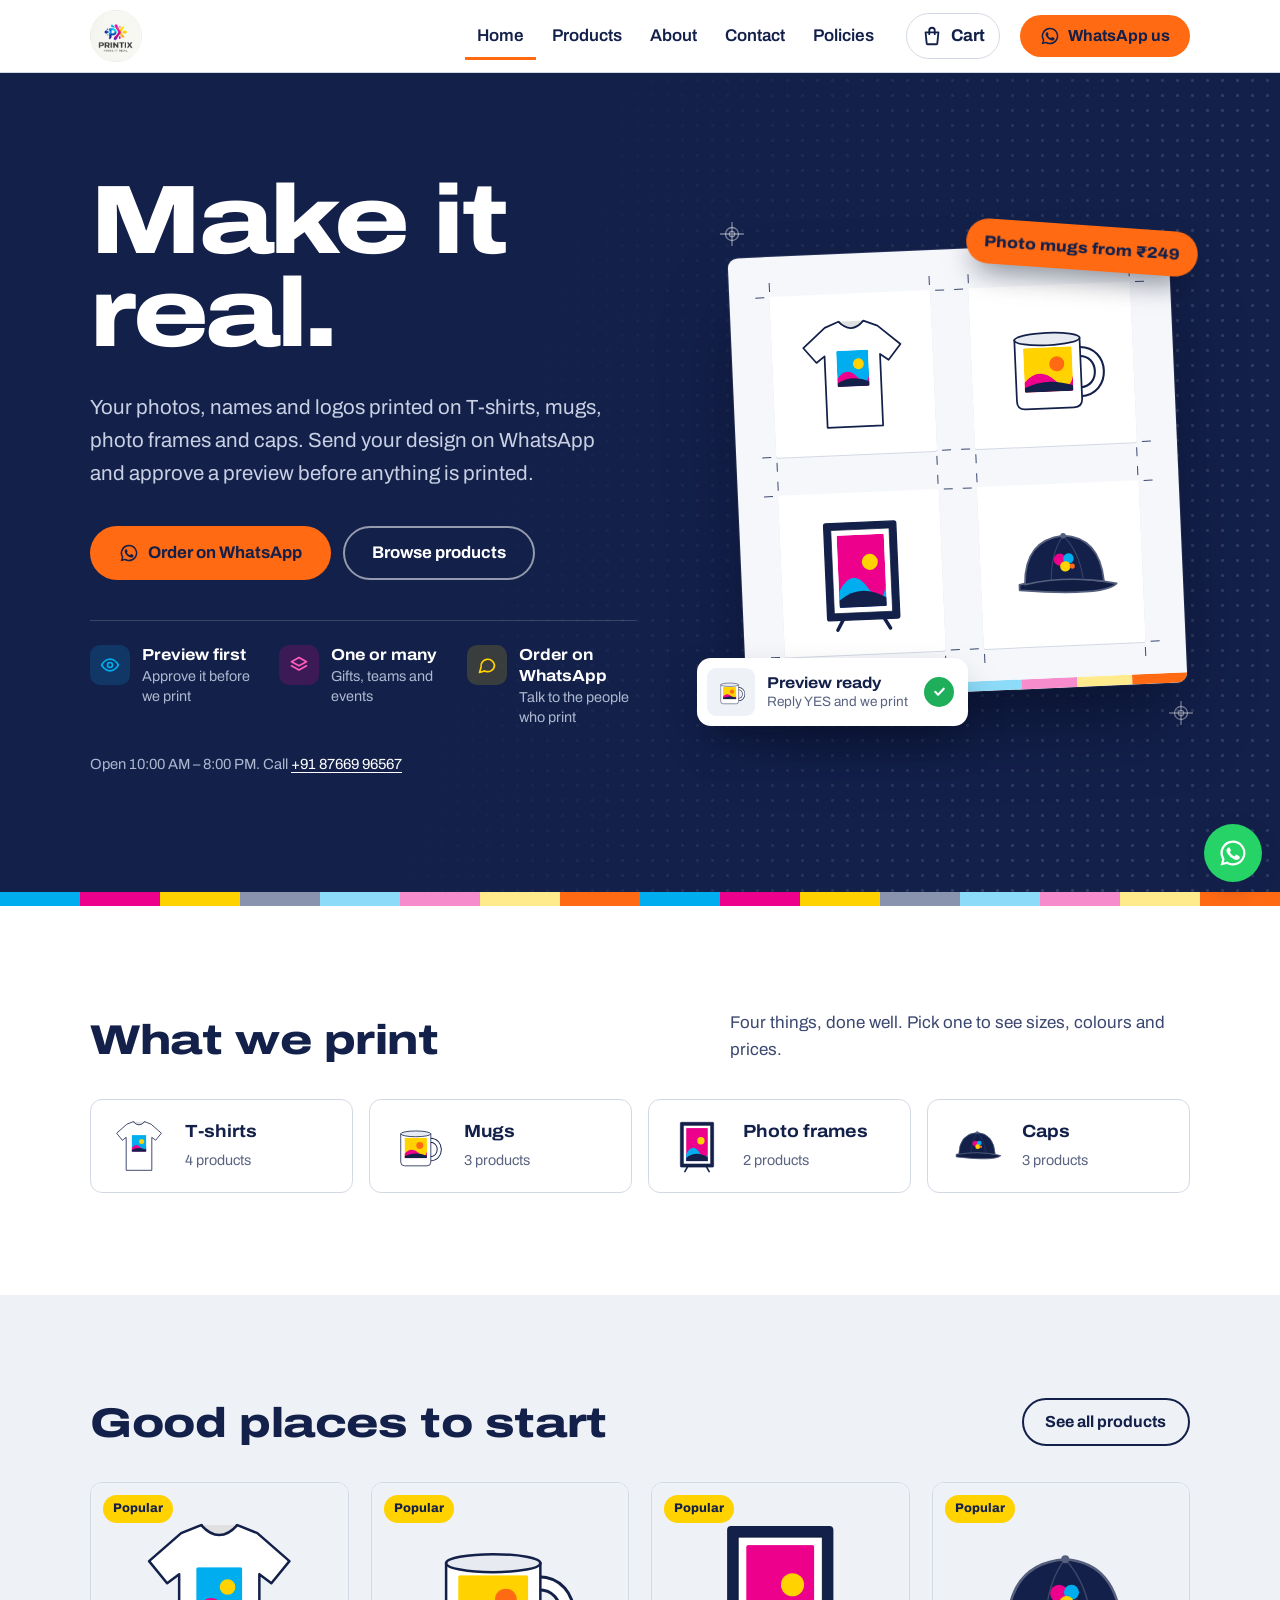
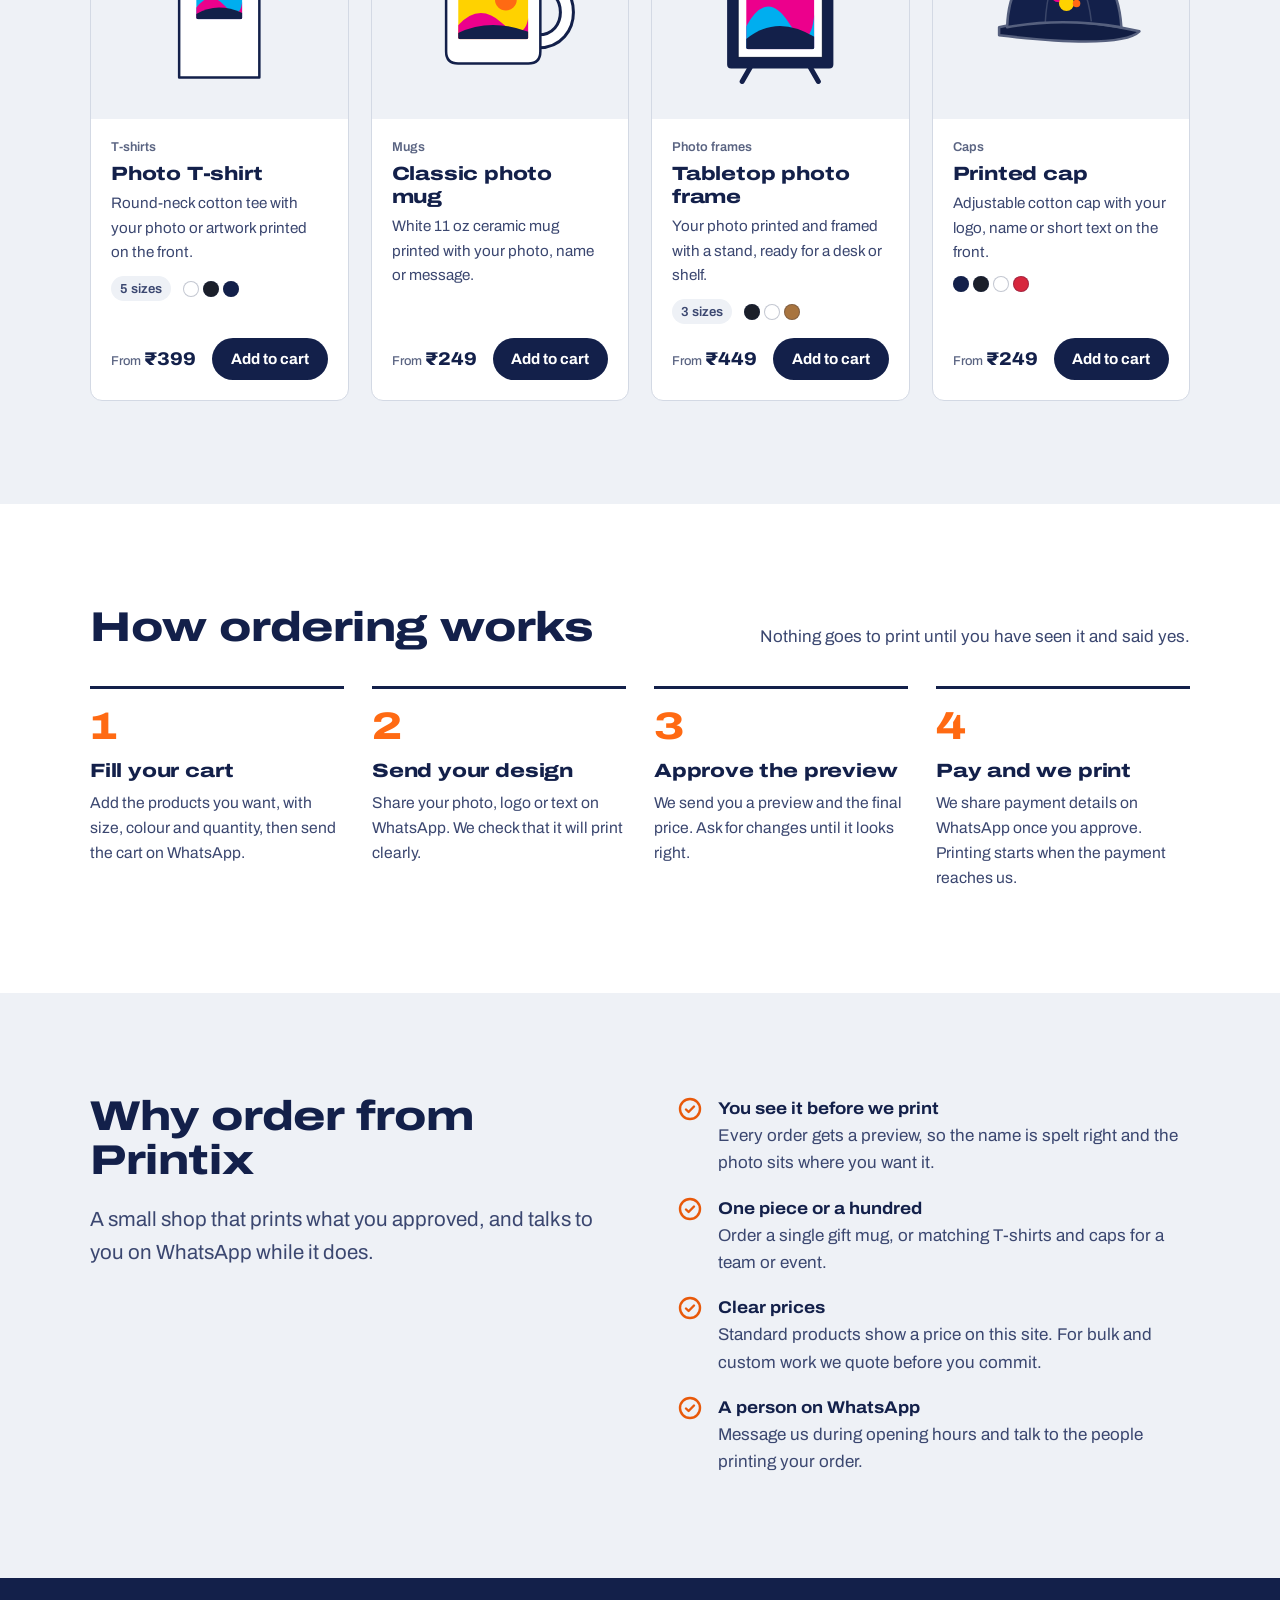
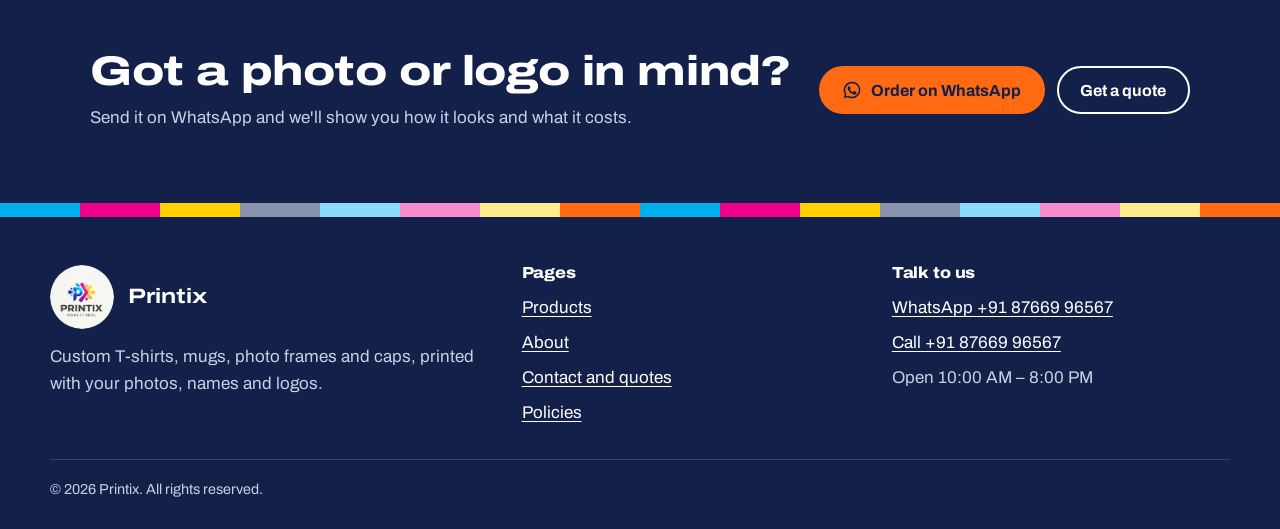
<file: index.html>
<!doctype html>
<html lang="en-IN">
<head>
<meta charset="utf-8">
<meta name="viewport" content="width=device-width, initial-scale=1">
<meta http-equiv="Content-Security-Policy" content="default-src 'self'; script-src 'self'; style-src 'self' 'unsafe-inline'; img-src 'self' data:; font-src 'self'; connect-src 'none'; object-src 'none'; base-uri 'self'; form-action 'none'">
<meta name="referrer" content="strict-origin-when-cross-origin">
<title>Printix – Custom T-shirts, Mugs, Photo Frames and Caps</title>
<meta name="description" content="Printix prints your photos, names and logos on T-shirts, mugs, photo frames and caps. Order on WhatsApp and approve a preview before we print.">
<link rel="canonical" href="https://YOUR-SITE-URL/">
<meta property="og:type" content="website">
<meta property="og:site_name" content="Printix">
<meta property="og:title" content="Printix – Custom T-shirts, Mugs, Photo Frames and Caps">
<meta property="og:description" content="Printix prints your photos, names and logos on T-shirts, mugs, photo frames and caps. Order on WhatsApp and approve a preview before we print.">
<meta property="og:url" content="https://YOUR-SITE-URL/">
<meta property="og:image" content="https://YOUR-SITE-URL/assets/img/og-image.png">
<meta name="twitter:card" content="summary_large_image">
<meta name="theme-color" content="#13204A">
<link rel="icon" type="image/png" sizes="32x32" href="assets/img/icon-32.png">
<link rel="apple-touch-icon" href="assets/img/icon-180.png">
<link rel="stylesheet" href="assets/css/style.css">
<script type="application/ld+json">{"@context": "https://schema.org", "@type": "Store", "name": "Printix", "slogan": "Make it real", "url": "https://YOUR-SITE-URL/", "logo": "https://YOUR-SITE-URL/assets/img/logo.png", "image": "https://YOUR-SITE-URL/assets/img/og-image.png", "telephone": "+91-8766996567", "description": "Custom printing on T-shirts, mugs, photo frames and caps."}</script>
</head>
<body data-base="" data-page="home">
<a class="skip-link" href="#main">Skip to content</a>
<header class="site-header">
  <div class="container header-inner">
    <a class="brand" href="index.html"><img src="assets/img/logo.png" width="52" height="52" alt="Printix – Make it real"></a>
    <nav class="nav" id="site-nav" aria-label="Main">
      <ul><li><a href="index.html" aria-current="page">Home</a></li><li><a href="products/index.html">Products</a></li><li><a href="about/index.html">About</a></li><li><a href="contact/index.html">Contact</a></li><li><a href="policies/index.html">Policies</a></li></ul>
    </nav>
    <button type="button" class="cart-btn" data-cart-open aria-label="Cart"><svg viewBox="0 0 24 24" aria-hidden="true" fill="none" stroke="currentColor" stroke-width="2" stroke-linecap="round" stroke-linejoin="round"><path d="M5 8h14l-1.2 12.1a1 1 0 0 1-1 .9H7.2a1 1 0 0 1-1-.9Z"/><path d="M9 10V6a3 3 0 0 1 6 0v4"/></svg><span class="cart-btn-label">Cart</span><span class="cart-count" data-cart-count hidden>0</span></button>
    <a class="btn btn-primary header-cta" data-wa><svg viewBox="0 0 24 24" aria-hidden="true" fill="currentColor"><path d="M12 2a10 10 0 0 0-8.6 15.1L2 22l5-1.3A10 10 0 1 0 12 2Zm0 18.2c-1.5 0-3-.4-4.2-1.2l-.3-.2-3 .8.8-2.9-.2-.3A8.2 8.2 0 1 1 12 20.2Zm4.5-6.1c-.2-.1-1.5-.7-1.7-.8-.2-.1-.4-.1-.6.1l-.8 1c-.1.2-.3.2-.5.1a6.7 6.7 0 0 1-3.3-2.9c-.3-.4.2-.4.7-1.4.1-.2 0-.3 0-.4l-.8-1.8c-.2-.5-.4-.4-.6-.4h-.5a1 1 0 0 0-.7.3 3 3 0 0 0-.9 2.2 5.2 5.2 0 0 0 1.1 2.7 11.8 11.8 0 0 0 4.5 4c1.7.7 2.3.8 3.2.6.5-.1 1.5-.6 1.7-1.2.2-.6.2-1.1.2-1.2-.1-.1-.3-.2-.5-.3Z"/></svg>WhatsApp us</a>
    <button class="menu-toggle" type="button" aria-expanded="false" aria-controls="site-nav"><svg viewBox="0 0 24 24" aria-hidden="true" fill="none" stroke="currentColor" stroke-width="2" stroke-linecap="round"><path d="M4 7h16M4 12h16M4 17h16"/></svg><span class="visually-hidden">Menu</span></button>
  </div>
</header>
<main id="main">
<section class="hero">
  <div class="hero-texture" aria-hidden="true"></div>
  <div class="container hero-grid">
    <div class="hero-copy">
      <h1>Make it real.</h1>
      <p class="lede">Your photos, names and logos printed on T-shirts, mugs, photo frames and caps. Send your design on WhatsApp and approve a preview before anything is printed.</p>
      <div class="btn-row">
        <a class="btn btn-primary btn-lg" data-wa="Hi Printix, I'd like to order something printed."><svg viewBox="0 0 24 24" aria-hidden="true" fill="currentColor"><path d="M12 2a10 10 0 0 0-8.6 15.1L2 22l5-1.3A10 10 0 1 0 12 2Zm0 18.2c-1.5 0-3-.4-4.2-1.2l-.3-.2-3 .8.8-2.9-.2-.3A8.2 8.2 0 1 1 12 20.2Zm4.5-6.1c-.2-.1-1.5-.7-1.7-.8-.2-.1-.4-.1-.6.1l-.8 1c-.1.2-.3.2-.5.1a6.7 6.7 0 0 1-3.3-2.9c-.3-.4.2-.4.7-1.4.1-.2 0-.3 0-.4l-.8-1.8c-.2-.5-.4-.4-.6-.4h-.5a1 1 0 0 0-.7.3 3 3 0 0 0-.9 2.2 5.2 5.2 0 0 0 1.1 2.7 11.8 11.8 0 0 0 4.5 4c1.7.7 2.3.8 3.2.6.5-.1 1.5-.6 1.7-1.2.2-.6.2-1.1.2-1.2-.1-.1-.3-.2-.5-.3Z"/></svg>Order on WhatsApp</a>
        <a class="btn btn-ghost-light btn-lg" href="products/index.html">Browse products</a>
      </div>
      <ul class="hero-points">
        <li><span class="hp-icon hp-c"><svg viewBox="0 0 24 24" aria-hidden="true" fill="none" stroke="currentColor" stroke-width="2" stroke-linecap="round" stroke-linejoin="round"><path d="M2 12s3.6-7 10-7 10 7 10 7-3.6 7-10 7S2 12 2 12Z"/><circle cx="12" cy="12" r="3"/></svg></span><span><strong>Preview first</strong>Approve it before we print</span></li>
        <li><span class="hp-icon hp-m"><svg viewBox="0 0 24 24" aria-hidden="true" fill="none" stroke="currentColor" stroke-width="2" stroke-linecap="round" stroke-linejoin="round"><path d="m12 3 9 5-9 5-9-5 9-5Z"/><path d="m3 13 9 5 9-5"/></svg></span><span><strong>One or many</strong>Gifts, teams and events</span></li>
        <li><span class="hp-icon hp-y"><svg viewBox="0 0 24 24" aria-hidden="true" fill="none" stroke="currentColor" stroke-width="2" stroke-linecap="round" stroke-linejoin="round"><path d="M21 12a8 8 0 0 1-11.6 7.1L3 21l1.9-6.4A8 8 0 1 1 21 12Z"/></svg></span><span><strong>Order on WhatsApp</strong>Talk to the people who print</span></li>
      </ul>
      <p class="hero-hours">Open <span data-hours-text></span>. Call <a data-tel><span data-phone-text></span></a></p>
    </div>
    <div class="hero-visual">
      <span class="reg-mark tl"><svg viewBox="0 0 24 24" aria-hidden="true" fill="none" stroke="currentColor" stroke-width="1.2"><circle cx="12" cy="12" r="6"/><circle cx="12" cy="12" r="2.5"/><path d="M12 1v22M1 12h22"/></svg></span>
      <span class="reg-mark br"><svg viewBox="0 0 24 24" aria-hidden="true" fill="none" stroke="currentColor" stroke-width="1.2"><circle cx="12" cy="12" r="6"/><circle cx="12" cy="12" r="2.5"/><path d="M12 1v22M1 12h22"/></svg></span>
      <div class="press">
        <div class="print-sheet" id="hero-sheet" role="img" aria-label="A T-shirt, mug, photo frame and cap printed with a colourful design"></div>
        <div class="press-strip" aria-hidden="true"><i></i><i></i><i></i><i></i><i></i><i></i><i></i><i></i></div>
      </div>
      <div class="float-card" aria-hidden="true">
        <span class="fc-thumb" id="hero-preview-thumb"></span>
        <span class="fc-text"><strong>Preview ready</strong>Reply YES and we print</span>
        <span class="fc-check"><svg viewBox="0 0 24 24" aria-hidden="true" fill="none" stroke="currentColor" stroke-width="3" stroke-linecap="round" stroke-linejoin="round"><path d="m6 12.5 4 4L18 8"/></svg></span>
      </div>
      <p class="float-tag" id="hero-price" hidden></p>
    </div>
  </div>
</section>
<div class="colourbar" aria-hidden="true"><i></i><i></i><i></i><i></i><i></i><i></i><i></i><i></i><i></i><i></i><i></i><i></i><i></i><i></i><i></i><i></i></div>

<section class="section">
  <div class="container">
    <div class="section-head">
      <h2>What we print</h2>
      <p>Four things, done well. Pick one to see sizes, colours and prices.</p>
    </div>
    <ul class="category-list" id="category-links"></ul>
  </div>
</section>

<section class="section section-sheet">
  <div class="container">
    <div class="section-head">
      <h2>Good places to start</h2>
      <a class="btn btn-ghost" href="products/index.html">See all products</a>
    </div>
    <div class="tiles" id="popular-products"></div>
  </div>
</section>

<section class="section">
  <div class="container">
    <div class="section-head">
      <h2>How ordering works</h2>
      <p>Nothing goes to print until you have seen it and said yes.</p>
    </div>
    <ol class="steps">
      <li><h3>Fill your cart</h3><p>Add the products you want, with size, colour and quantity, then send the cart on WhatsApp.</p></li>
      <li><h3>Send your design</h3><p>Share your photo, logo or text on WhatsApp. We check that it will print clearly.</p></li>
      <li><h3>Approve the preview</h3><p>We send you a preview and the final price. Ask for changes until it looks right.</p></li>
      <li><h3>Pay and we print</h3><p>We share payment details on WhatsApp once you approve. Printing starts when the payment reaches us.</p></li>
    </ol>
  </div>
</section>

<section class="section section-sheet">
  <div class="container split">
    <div>
      <h2>Why order from Printix</h2>
      <p class="lede">A small shop that prints what you approved, and talks to you on WhatsApp while it does.</p>
    </div>
    <ul class="check-list">
      <li><svg viewBox="0 0 24 24" aria-hidden="true" fill="none" stroke="currentColor" stroke-width="2.4" stroke-linecap="round" stroke-linejoin="round"><circle cx="12" cy="12" r="10"/><path d="m8 12.5 2.6 2.5L16 9.5"/></svg><div><strong>You see it before we print</strong><span>Every order gets a preview, so the name is spelt right and the photo sits where you want it.</span></div></li>
      <li><svg viewBox="0 0 24 24" aria-hidden="true" fill="none" stroke="currentColor" stroke-width="2.4" stroke-linecap="round" stroke-linejoin="round"><circle cx="12" cy="12" r="10"/><path d="m8 12.5 2.6 2.5L16 9.5"/></svg><div><strong>One piece or a hundred</strong><span>Order a single gift mug, or matching T-shirts and caps for a team or event.</span></div></li>
      <li><svg viewBox="0 0 24 24" aria-hidden="true" fill="none" stroke="currentColor" stroke-width="2.4" stroke-linecap="round" stroke-linejoin="round"><circle cx="12" cy="12" r="10"/><path d="m8 12.5 2.6 2.5L16 9.5"/></svg><div><strong>Clear prices</strong><span>Standard products show a price on this site. For bulk and custom work we quote before you commit.</span></div></li>
      <li><svg viewBox="0 0 24 24" aria-hidden="true" fill="none" stroke="currentColor" stroke-width="2.4" stroke-linecap="round" stroke-linejoin="round"><circle cx="12" cy="12" r="10"/><path d="m8 12.5 2.6 2.5L16 9.5"/></svg><div><strong>A person on WhatsApp</strong><span>Message us during opening hours and talk to the people printing your order.</span></div></li>
    </ul>
  </div>
</section>

<section class="cta-band">
  <div class="container">
    <div>
      <h2>Got a photo or logo in mind?</h2>
      <p>Send it on WhatsApp and we'll show you how it looks and what it costs.</p>
    </div>
    <div class="btn-row">
      <a class="btn btn-primary" data-wa="Hi Printix, I have a design I'd like printed."><svg viewBox="0 0 24 24" aria-hidden="true" fill="currentColor"><path d="M12 2a10 10 0 0 0-8.6 15.1L2 22l5-1.3A10 10 0 1 0 12 2Zm0 18.2c-1.5 0-3-.4-4.2-1.2l-.3-.2-3 .8.8-2.9-.2-.3A8.2 8.2 0 1 1 12 20.2Zm4.5-6.1c-.2-.1-1.5-.7-1.7-.8-.2-.1-.4-.1-.6.1l-.8 1c-.1.2-.3.2-.5.1a6.7 6.7 0 0 1-3.3-2.9c-.3-.4.2-.4.7-1.4.1-.2 0-.3 0-.4l-.8-1.8c-.2-.5-.4-.4-.6-.4h-.5a1 1 0 0 0-.7.3 3 3 0 0 0-.9 2.2 5.2 5.2 0 0 0 1.1 2.7 11.8 11.8 0 0 0 4.5 4c1.7.7 2.3.8 3.2.6.5-.1 1.5-.6 1.7-1.2.2-.6.2-1.1.2-1.2-.1-.1-.3-.2-.5-.3Z"/></svg>Order on WhatsApp</a>
      <a class="btn btn-ghost" href="contact/index.html#quote">Get a quote</a>
    </div>
  </div>
</section>
</main>

<dialog class="order-dialog" id="order-dialog" aria-labelledby="order-title">
  <button type="button" class="dialog-close" aria-label="Close"><svg viewBox="0 0 24 24" aria-hidden="true" fill="none" stroke="currentColor" stroke-width="2.2" stroke-linecap="round"><path d="M6 6l12 12M18 6 6 18"/></svg></button>
  <div class="dialog-grid">
    <div class="dialog-art"></div>
    <div class="dialog-main"></div>
  </div>
</dialog>
<div class="colourbar colourbar-footer" aria-hidden="true"><i></i><i></i><i></i><i></i><i></i><i></i><i></i><i></i><i></i><i></i><i></i><i></i><i></i><i></i><i></i><i></i></div>
<footer class="site-footer">
  <div class="container footer-inner">
    <div>
      <div class="footer-brand"><img src="assets/img/logo.png" width="64" height="64" alt="" loading="lazy"><strong>Printix</strong></div>
      <p>Custom T-shirts, mugs, photo frames and caps, printed with your photos, names and logos.</p>
    </div>
    <div>
      <h2>Pages</h2>
      <ul>
        <li><a href="products/index.html">Products</a></li>
        <li><a href="about/index.html">About</a></li>
        <li><a href="contact/index.html">Contact and quotes</a></li>
        <li><a href="policies/index.html">Policies</a></li>
      </ul>
    </div>
    <div>
      <h2>Talk to us</h2>
      <ul>
        <li><a data-wa>WhatsApp <span data-phone-text></span></a></li>
        <li><a data-tel>Call <span data-phone-text></span></a></li>
        <li>Open <span data-hours-text></span></li>
      </ul>
    </div>
  </div>
  <div class="container footer-base">© <span data-year></span> Printix. All rights reserved.</div>
</footer>
<a class="wa-float" data-wa aria-label="Chat with Printix on WhatsApp"><svg viewBox="0 0 24 24" aria-hidden="true" fill="currentColor"><path d="M12 2a10 10 0 0 0-8.6 15.1L2 22l5-1.3A10 10 0 1 0 12 2Zm0 18.2c-1.5 0-3-.4-4.2-1.2l-.3-.2-3 .8.8-2.9-.2-.3A8.2 8.2 0 1 1 12 20.2Zm4.5-6.1c-.2-.1-1.5-.7-1.7-.8-.2-.1-.4-.1-.6.1l-.8 1c-.1.2-.3.2-.5.1a6.7 6.7 0 0 1-3.3-2.9c-.3-.4.2-.4.7-1.4.1-.2 0-.3 0-.4l-.8-1.8c-.2-.5-.4-.4-.6-.4h-.5a1 1 0 0 0-.7.3 3 3 0 0 0-.9 2.2 5.2 5.2 0 0 0 1.1 2.7 11.8 11.8 0 0 0 4.5 4c1.7.7 2.3.8 3.2.6.5-.1 1.5-.6 1.7-1.2.2-.6.2-1.1.2-1.2-.1-.1-.3-.2-.5-.3Z"/></svg></a>
<script src="assets/js/config.js"></script>
<script src="assets/js/lib.js"></script>
<script src="assets/js/main.js"></script>
<script src="assets/js/illustrations.js"></script>
<script src="assets/js/products.js"></script>
<script src="assets/js/cart.js"></script>
<script src="assets/js/catalogue.js"></script>
<script src="assets/js/home.js"></script>
</body>
</html>
</file>
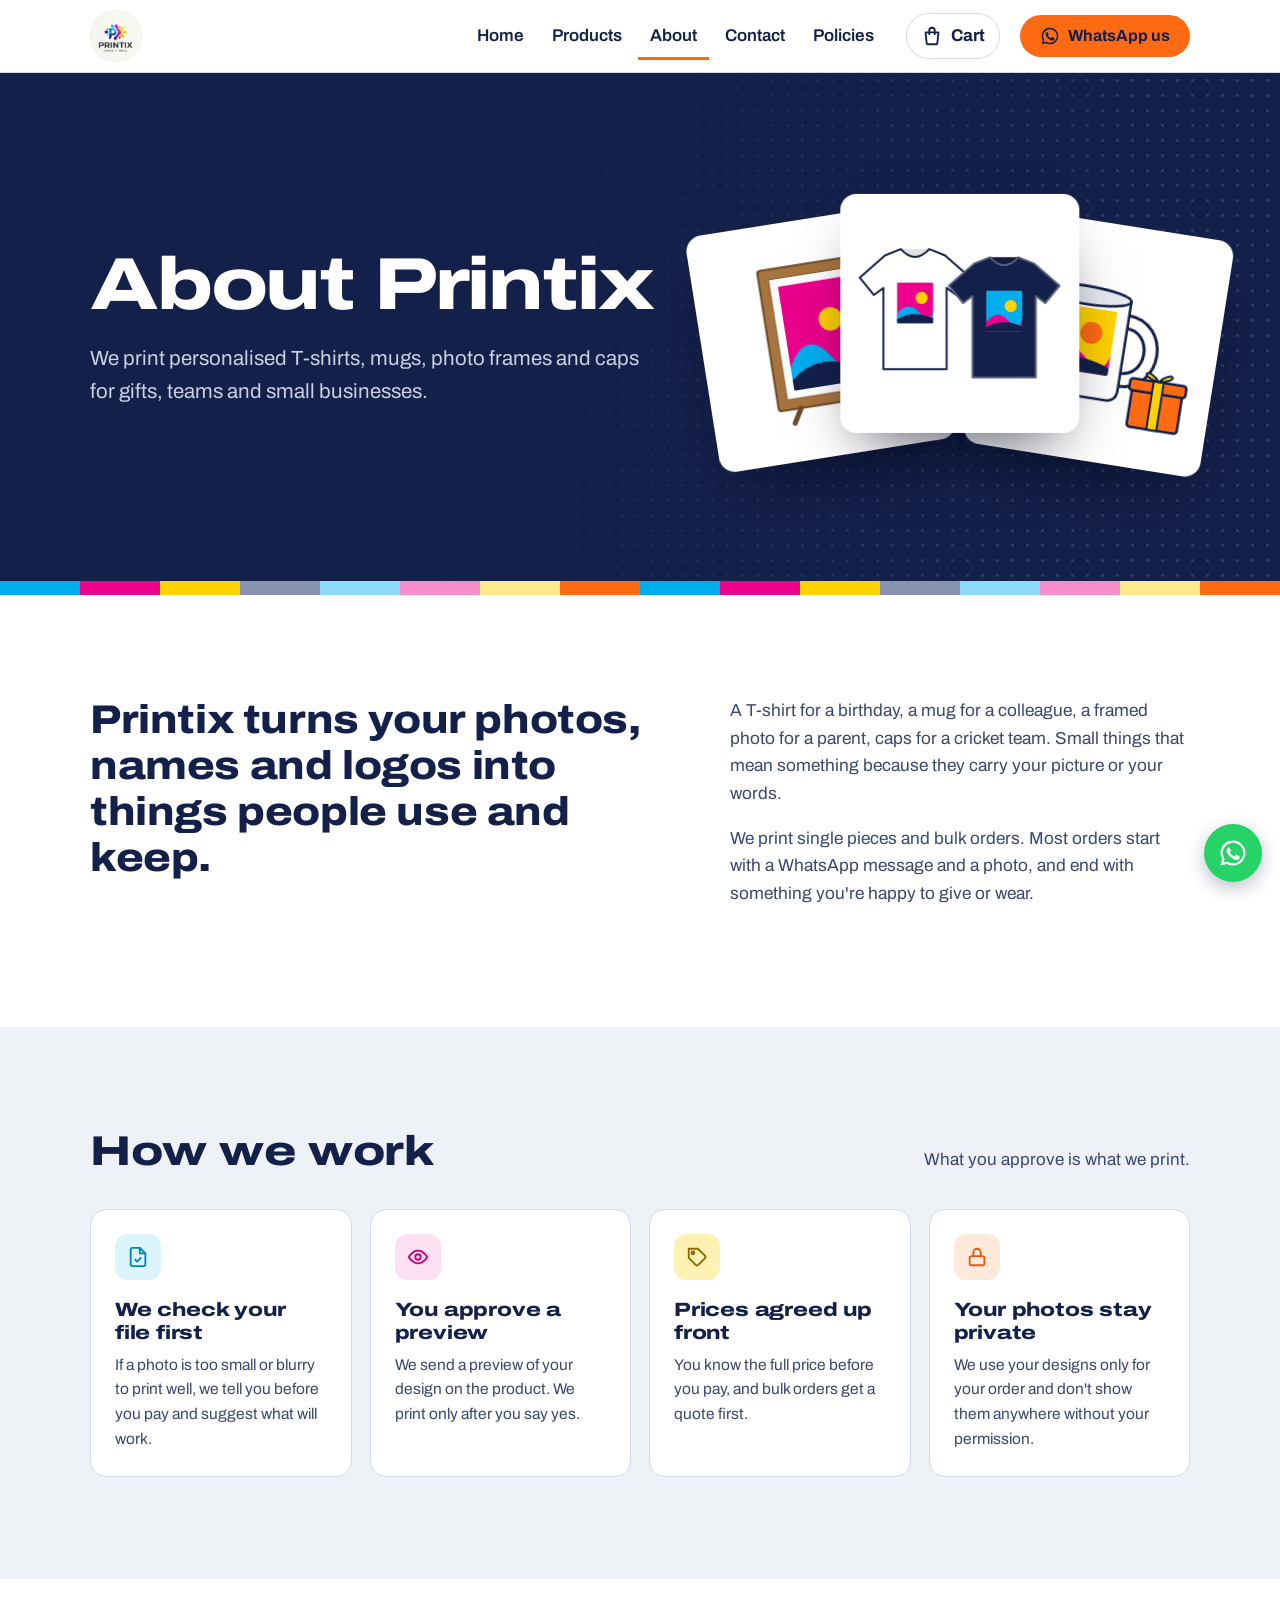
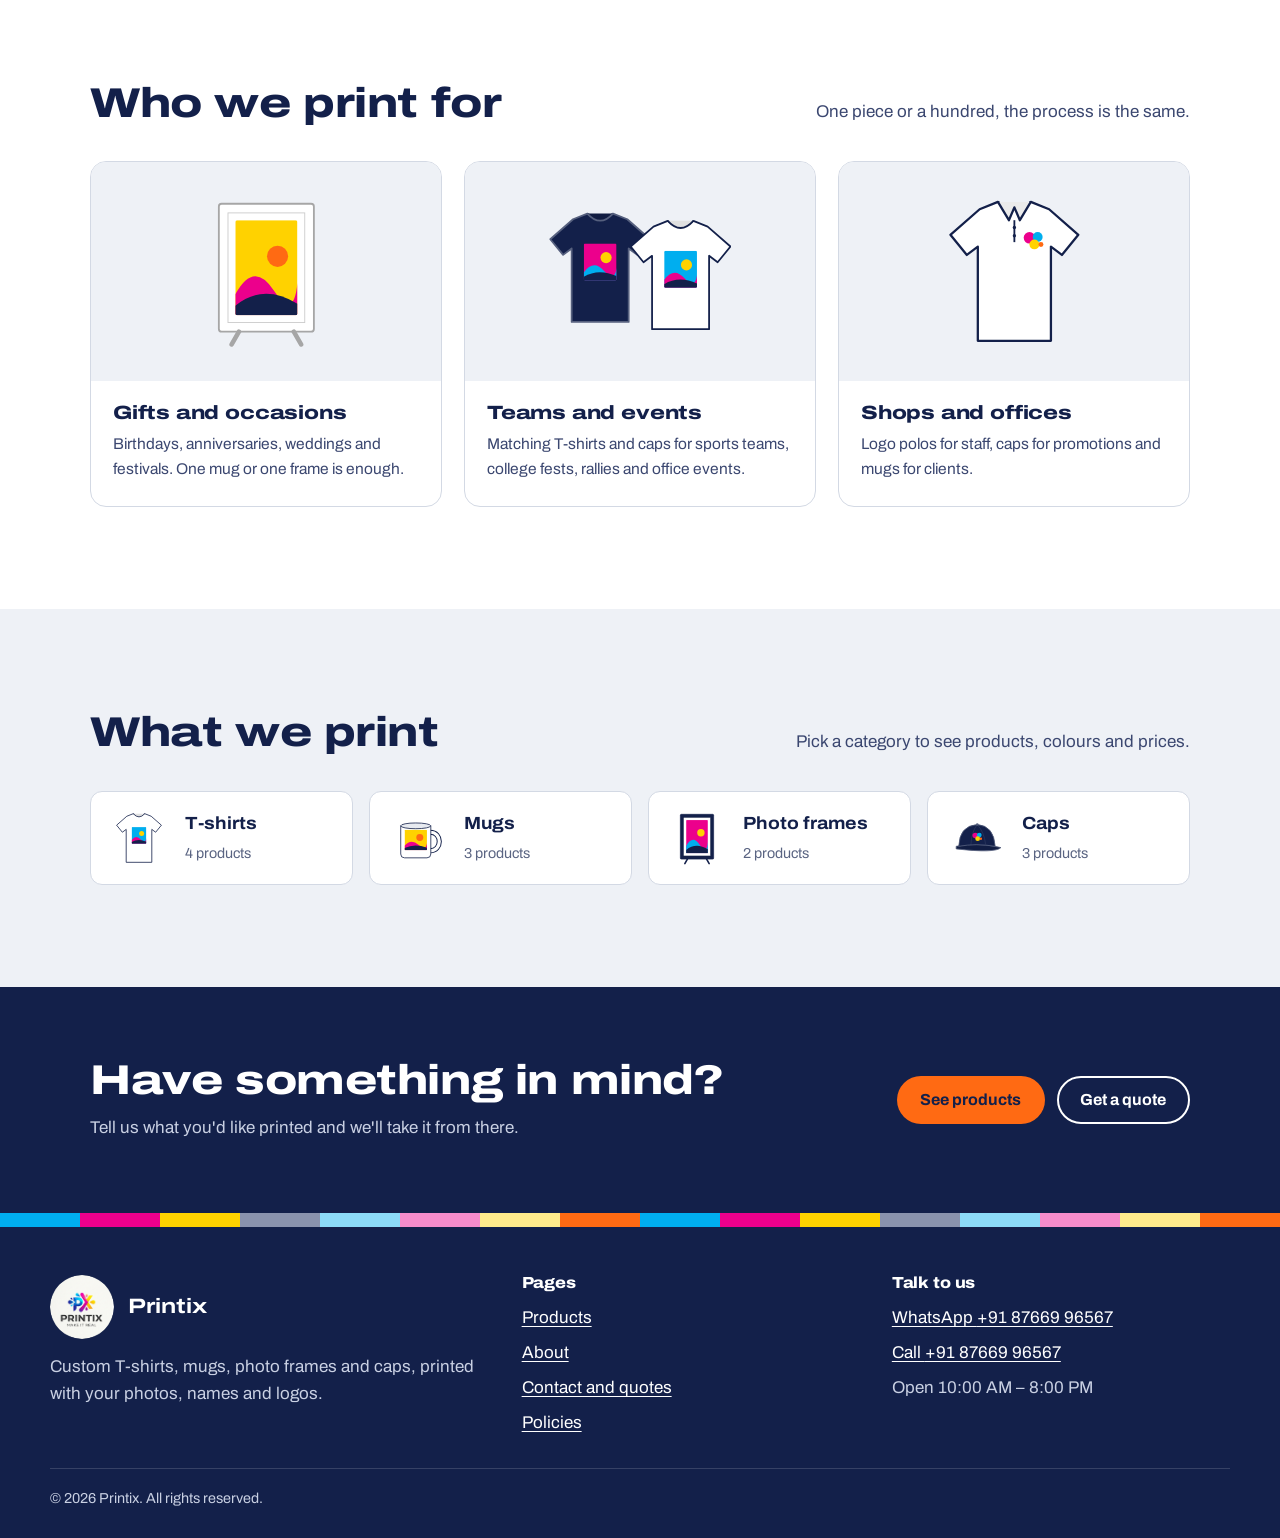
<file: about/index.html>
<!doctype html>
<html lang="en-IN">
<head>
<meta charset="utf-8">
<meta name="viewport" content="width=device-width, initial-scale=1">
<meta http-equiv="Content-Security-Policy" content="default-src 'self'; script-src 'self'; style-src 'self' 'unsafe-inline'; img-src 'self' data:; font-src 'self'; connect-src 'none'; object-src 'none'; base-uri 'self'; form-action 'none'">
<meta name="referrer" content="strict-origin-when-cross-origin">
<title>About – Printix</title>
<meta name="description" content="Printix prints personalised T-shirts, mugs, photo frames and caps for gifts, teams and small businesses. You approve a preview before we print.">
<link rel="canonical" href="https://YOUR-SITE-URL/about/">
<meta property="og:type" content="website">
<meta property="og:site_name" content="Printix">
<meta property="og:title" content="About – Printix">
<meta property="og:description" content="Printix prints personalised T-shirts, mugs, photo frames and caps for gifts, teams and small businesses. You approve a preview before we print.">
<meta property="og:url" content="https://YOUR-SITE-URL/about/">
<meta property="og:image" content="https://YOUR-SITE-URL/assets/img/og-image.png">
<meta name="twitter:card" content="summary_large_image">
<meta name="theme-color" content="#13204A">
<link rel="icon" type="image/png" sizes="32x32" href="../assets/img/icon-32.png">
<link rel="apple-touch-icon" href="../assets/img/icon-180.png">
<link rel="stylesheet" href="../assets/css/style.css">
</head>
<body data-base="../" data-page="about">
<a class="skip-link" href="#main">Skip to content</a>
<header class="site-header">
  <div class="container header-inner">
    <a class="brand" href="../index.html"><img src="../assets/img/logo.png" width="52" height="52" alt="Printix – Make it real"></a>
    <nav class="nav" id="site-nav" aria-label="Main">
      <ul><li><a href="../index.html">Home</a></li><li><a href="../products/index.html">Products</a></li><li><a href="../about/index.html" aria-current="page">About</a></li><li><a href="../contact/index.html">Contact</a></li><li><a href="../policies/index.html">Policies</a></li></ul>
    </nav>
    <button type="button" class="cart-btn" data-cart-open aria-label="Cart"><svg viewBox="0 0 24 24" aria-hidden="true" fill="none" stroke="currentColor" stroke-width="2" stroke-linecap="round" stroke-linejoin="round"><path d="M5 8h14l-1.2 12.1a1 1 0 0 1-1 .9H7.2a1 1 0 0 1-1-.9Z"/><path d="M9 10V6a3 3 0 0 1 6 0v4"/></svg><span class="cart-btn-label">Cart</span><span class="cart-count" data-cart-count hidden>0</span></button>
    <a class="btn btn-primary header-cta" data-wa><svg viewBox="0 0 24 24" aria-hidden="true" fill="currentColor"><path d="M12 2a10 10 0 0 0-8.6 15.1L2 22l5-1.3A10 10 0 1 0 12 2Zm0 18.2c-1.5 0-3-.4-4.2-1.2l-.3-.2-3 .8.8-2.9-.2-.3A8.2 8.2 0 1 1 12 20.2Zm4.5-6.1c-.2-.1-1.5-.7-1.7-.8-.2-.1-.4-.1-.6.1l-.8 1c-.1.2-.3.2-.5.1a6.7 6.7 0 0 1-3.3-2.9c-.3-.4.2-.4.7-1.4.1-.2 0-.3 0-.4l-.8-1.8c-.2-.5-.4-.4-.6-.4h-.5a1 1 0 0 0-.7.3 3 3 0 0 0-.9 2.2 5.2 5.2 0 0 0 1.1 2.7 11.8 11.8 0 0 0 4.5 4c1.7.7 2.3.8 3.2.6.5-.1 1.5-.6 1.7-1.2.2-.6.2-1.1.2-1.2-.1-.1-.3-.2-.5-.3Z"/></svg>WhatsApp us</a>
    <button class="menu-toggle" type="button" aria-expanded="false" aria-controls="site-nav"><svg viewBox="0 0 24 24" aria-hidden="true" fill="none" stroke="currentColor" stroke-width="2" stroke-linecap="round"><path d="M4 7h16M4 12h16M4 17h16"/></svg><span class="visually-hidden">Menu</span></button>
  </div>
</header>
<main id="main">
<section class="page-hero">
  <div class="hero-texture" aria-hidden="true"></div>
  <div class="container page-hero-grid">
    <div class="page-hero-copy">
      <h1>About Printix</h1>
      <p class="lede">We print personalised T-shirts, mugs, photo frames and caps for gifts, teams and small businesses.</p>
      
    </div>
    <div class="fan" aria-hidden="true"><div class="fan-card" data-art="{&quot;kind&quot;:&quot;frame&quot;,&quot;frame&quot;:&quot;#A8743F&quot;}" data-variant="2" aria-hidden="true"></div><div class="fan-card" data-art="{&quot;kind&quot;:&quot;tee-pair&quot;,&quot;body&quot;:&quot;#FFFFFF&quot;}" data-variant="0" aria-hidden="true"></div><div class="fan-card" data-art="{&quot;kind&quot;:&quot;mug&quot;,&quot;body&quot;:&quot;#FFFFFF&quot;,&quot;giftBox&quot;:true}" data-variant="1" aria-hidden="true"></div></div>
  </div>
</section>
<div class="colourbar" aria-hidden="true"><i></i><i></i><i></i><i></i><i></i><i></i><i></i><i></i><i></i><i></i><i></i><i></i><i></i><i></i><i></i><i></i></div>

<!-- Owner: add a short paragraph about who runs Printix, when it started and where the shop is. Use only true details. -->

<section class="section">
  <div class="container statement">
    <p class="statement-lead">Printix turns your photos, names and logos into things people use and keep.</p>
    <div class="statement-cols">
      <p>A T-shirt for a birthday, a mug for a colleague, a framed photo for a parent, caps for a cricket team. Small things that mean something because they carry your picture or your words.</p>
      <p>We print single pieces and bulk orders. Most orders start with a WhatsApp message and a photo, and end with something you're happy to give or wear.</p>
    </div>
  </div>
</section>

<section class="section section-sheet">
  <div class="container">
    <div class="section-head">
      <h2>How we work</h2>
      <p>What you approve is what we print.</p>
    </div>
    <ul class="value-grid">
      <li class="v-c"><span class="v-icon"><svg viewBox="0 0 24 24" aria-hidden="true" fill="none" stroke="currentColor" stroke-width="2" stroke-linecap="round" stroke-linejoin="round"><path d="M14 2H6a2 2 0 0 0-2 2v16a2 2 0 0 0 2 2h12a2 2 0 0 0 2-2V8Z"/><path d="M14 2v6h6"/><path d="m9 15 2 2 4-4"/></svg></span><h3>We check your file first</h3><p>If a photo is too small or blurry to print well, we tell you before you pay and suggest what will work.</p></li>
      <li class="v-m"><span class="v-icon"><svg viewBox="0 0 24 24" aria-hidden="true" fill="none" stroke="currentColor" stroke-width="2" stroke-linecap="round" stroke-linejoin="round"><path d="M2 12s3.6-7 10-7 10 7 10 7-3.6 7-10 7S2 12 2 12Z"/><circle cx="12" cy="12" r="3"/></svg></span><h3>You approve a preview</h3><p>We send a preview of your design on the product. We print only after you say yes.</p></li>
      <li class="v-y"><span class="v-icon"><svg viewBox="0 0 24 24" aria-hidden="true" fill="none" stroke="currentColor" stroke-width="2" stroke-linecap="round" stroke-linejoin="round"><path d="M20.6 13.4 13.4 20.6a2 2 0 0 1-2.8 0L3 13V3h10l7.6 7.6a2 2 0 0 1 0 2.8Z"/><circle cx="7.5" cy="7.5" r="1.5"/></svg></span><h3>Prices agreed up front</h3><p>You know the full price before you pay, and bulk orders get a quote first.</p></li>
      <li class="v-o"><span class="v-icon"><svg viewBox="0 0 24 24" aria-hidden="true" fill="none" stroke="currentColor" stroke-width="2" stroke-linecap="round" stroke-linejoin="round"><rect x="4" y="11" width="16" height="10" rx="2"/><path d="M8 11V7a4 4 0 0 1 8 0v4"/></svg></span><h3>Your photos stay private</h3><p>We use your designs only for your order and don't show them anywhere without your permission.</p></li>
    </ul>
  </div>
</section>

<section class="section">
  <div class="container">
    <div class="section-head">
      <h2>Who we print for</h2>
      <p>One piece or a hundred, the process is the same.</p>
    </div>
    <ul class="audience">
      <li><div class="aud-art" data-art="{&quot;kind&quot;:&quot;frame&quot;,&quot;frame&quot;:&quot;#FFFFFF&quot;}" data-variant="1" aria-hidden="true"></div><div><h3>Gifts and occasions</h3><p>Birthdays, anniversaries, weddings and festivals. One mug or one frame is enough.</p></div></li>
      <li><div class="aud-art" data-art="{&quot;kind&quot;:&quot;tee-pair&quot;,&quot;body&quot;:&quot;#13204A&quot;}" data-variant="0" aria-hidden="true"></div><div><h3>Teams and events</h3><p>Matching T-shirts and caps for sports teams, college fests, rallies and office events.</p></div></li>
      <li><div class="aud-art" data-art="{&quot;kind&quot;:&quot;polo&quot;,&quot;body&quot;:&quot;#FFFFFF&quot;}" data-variant="2" aria-hidden="true"></div><div><h3>Shops and offices</h3><p>Logo polos for staff, caps for promotions and mugs for clients.</p></div></li>
    </ul>
  </div>
</section>

<section class="section section-sheet">
  <div class="container">
    <div class="section-head">
      <h2>What we print</h2>
      <p>Pick a category to see products, colours and prices.</p>
    </div>
    <ul class="category-list" id="category-links"></ul>
  </div>
</section>

<section class="cta-band">
  <div class="container">
    <div>
      <h2>Have something in mind?</h2>
      <p>Tell us what you'd like printed and we'll take it from there.</p>
    </div>
    <div class="btn-row">
      <a class="btn btn-primary" href="../products/index.html">See products</a>
      <a class="btn btn-ghost" href="../contact/index.html#quote">Get a quote</a>
    </div>
  </div>
</section>
</main>
<div class="colourbar colourbar-footer" aria-hidden="true"><i></i><i></i><i></i><i></i><i></i><i></i><i></i><i></i><i></i><i></i><i></i><i></i><i></i><i></i><i></i><i></i></div>
<footer class="site-footer">
  <div class="container footer-inner">
    <div>
      <div class="footer-brand"><img src="../assets/img/logo.png" width="64" height="64" alt="" loading="lazy"><strong>Printix</strong></div>
      <p>Custom T-shirts, mugs, photo frames and caps, printed with your photos, names and logos.</p>
    </div>
    <div>
      <h2>Pages</h2>
      <ul>
        <li><a href="../products/index.html">Products</a></li>
        <li><a href="../about/index.html">About</a></li>
        <li><a href="../contact/index.html">Contact and quotes</a></li>
        <li><a href="../policies/index.html">Policies</a></li>
      </ul>
    </div>
    <div>
      <h2>Talk to us</h2>
      <ul>
        <li><a data-wa>WhatsApp <span data-phone-text></span></a></li>
        <li><a data-tel>Call <span data-phone-text></span></a></li>
        <li>Open <span data-hours-text></span></li>
      </ul>
    </div>
  </div>
  <div class="container footer-base">© <span data-year></span> Printix. All rights reserved.</div>
</footer>
<a class="wa-float" data-wa aria-label="Chat with Printix on WhatsApp"><svg viewBox="0 0 24 24" aria-hidden="true" fill="currentColor"><path d="M12 2a10 10 0 0 0-8.6 15.1L2 22l5-1.3A10 10 0 1 0 12 2Zm0 18.2c-1.5 0-3-.4-4.2-1.2l-.3-.2-3 .8.8-2.9-.2-.3A8.2 8.2 0 1 1 12 20.2Zm4.5-6.1c-.2-.1-1.5-.7-1.7-.8-.2-.1-.4-.1-.6.1l-.8 1c-.1.2-.3.2-.5.1a6.7 6.7 0 0 1-3.3-2.9c-.3-.4.2-.4.7-1.4.1-.2 0-.3 0-.4l-.8-1.8c-.2-.5-.4-.4-.6-.4h-.5a1 1 0 0 0-.7.3 3 3 0 0 0-.9 2.2 5.2 5.2 0 0 0 1.1 2.7 11.8 11.8 0 0 0 4.5 4c1.7.7 2.3.8 3.2.6.5-.1 1.5-.6 1.7-1.2.2-.6.2-1.1.2-1.2-.1-.1-.3-.2-.5-.3Z"/></svg></a>
<script src="../assets/js/config.js"></script>
<script src="../assets/js/lib.js"></script>
<script src="../assets/js/main.js"></script>
<script src="../assets/js/illustrations.js"></script>
<script src="../assets/js/products.js"></script>
<script src="../assets/js/cart.js"></script>
<script src="../assets/js/catalogue.js"></script>
<script src="../assets/js/decor.js"></script>
</body>
</html>
</file>
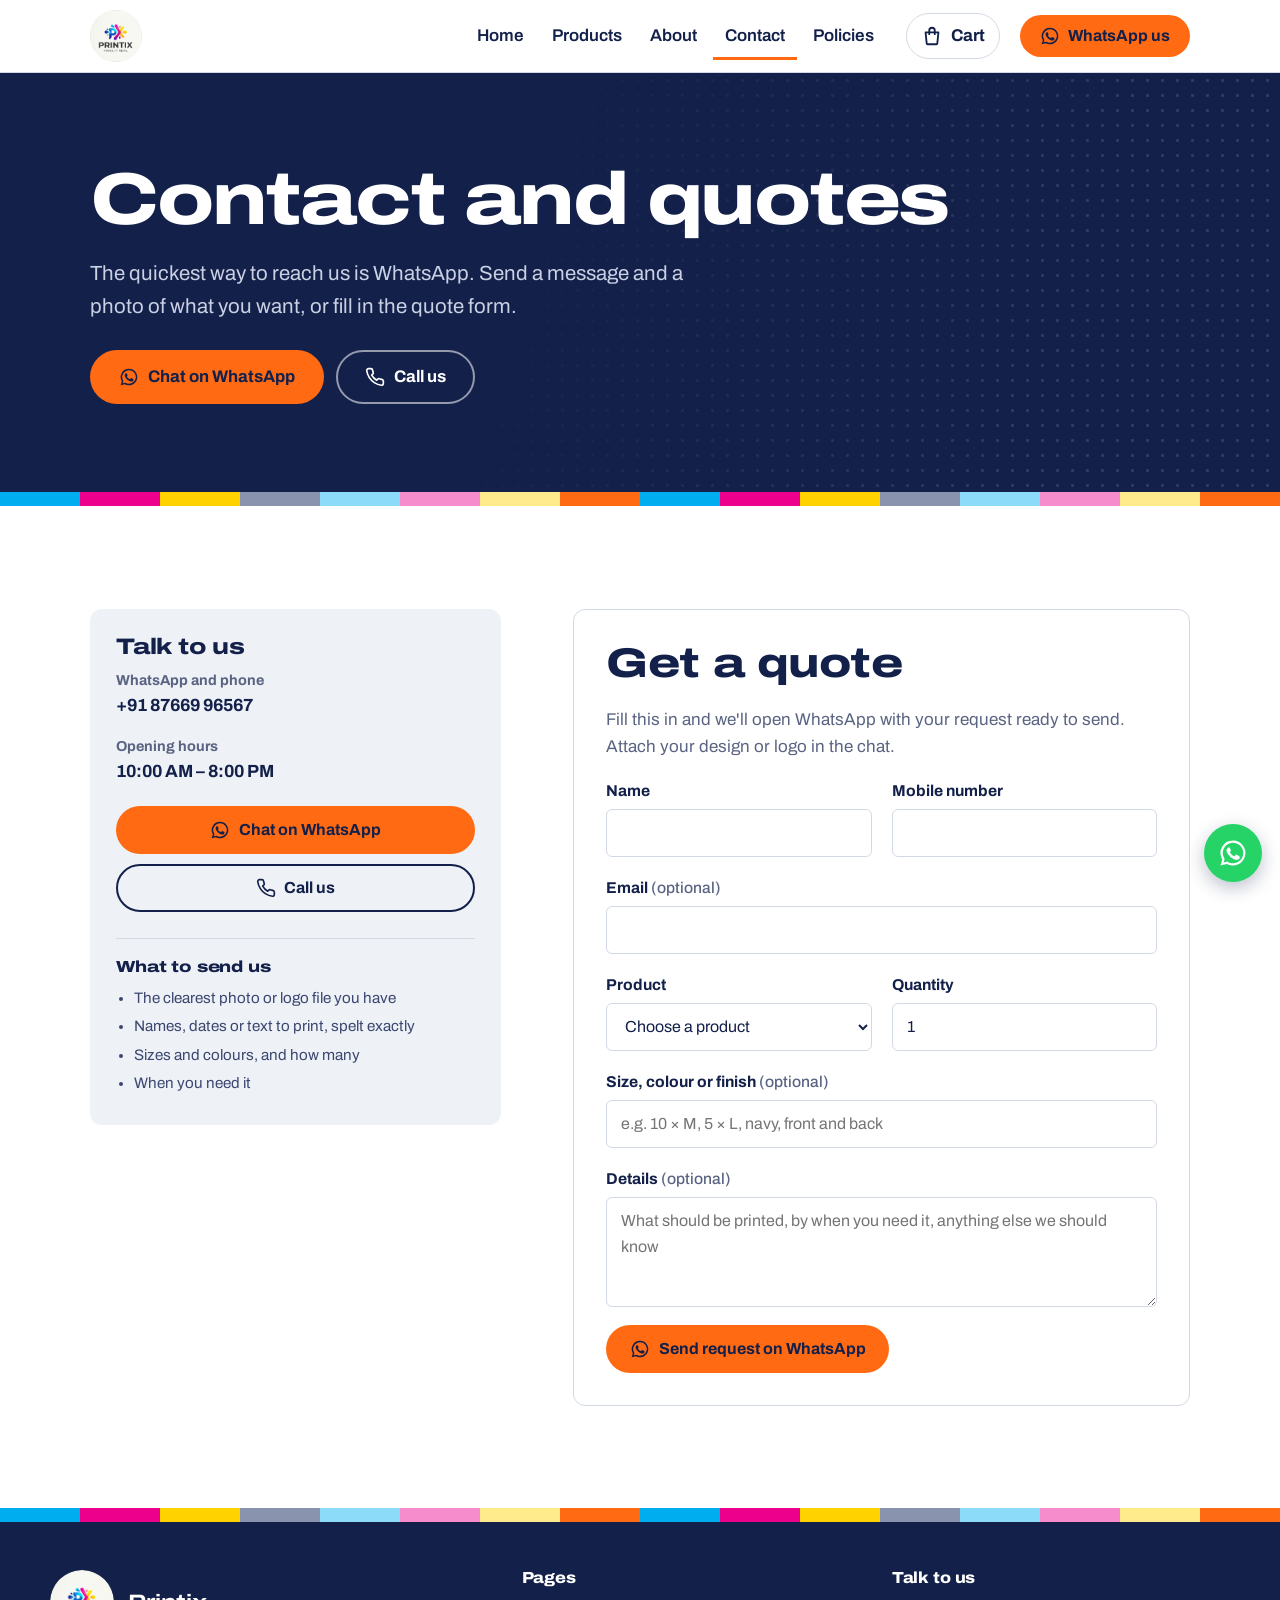
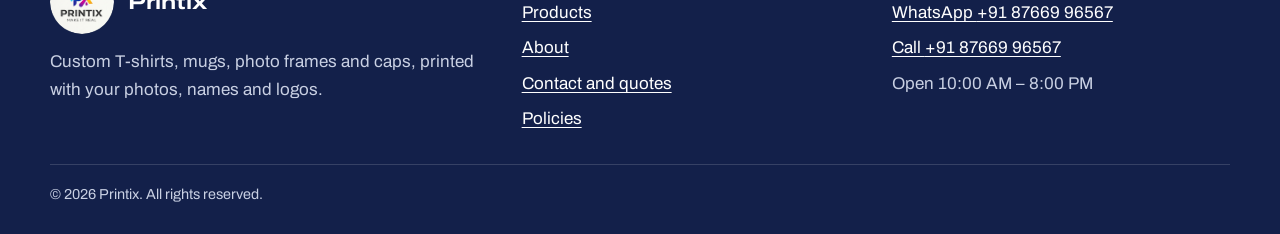
<file: contact/index.html>
<!doctype html>
<html lang="en-IN">
<head>
<meta charset="utf-8">
<meta name="viewport" content="width=device-width, initial-scale=1">
<meta http-equiv="Content-Security-Policy" content="default-src 'self'; script-src 'self'; style-src 'self' 'unsafe-inline'; img-src 'self' data:; font-src 'self'; connect-src 'none'; object-src 'none'; base-uri 'self'; form-action 'none'">
<meta name="referrer" content="strict-origin-when-cross-origin">
<title>Contact and Quotes – Printix</title>
<meta name="description" content="Message Printix on WhatsApp or ask for a printing quote for T-shirts, mugs, photo frames and caps.">
<link rel="canonical" href="https://YOUR-SITE-URL/contact/">
<meta property="og:type" content="website">
<meta property="og:site_name" content="Printix">
<meta property="og:title" content="Contact and Quotes – Printix">
<meta property="og:description" content="Message Printix on WhatsApp or ask for a printing quote for T-shirts, mugs, photo frames and caps.">
<meta property="og:url" content="https://YOUR-SITE-URL/contact/">
<meta property="og:image" content="https://YOUR-SITE-URL/assets/img/og-image.png">
<meta name="twitter:card" content="summary_large_image">
<meta name="theme-color" content="#13204A">
<link rel="icon" type="image/png" sizes="32x32" href="../assets/img/icon-32.png">
<link rel="apple-touch-icon" href="../assets/img/icon-180.png">
<link rel="stylesheet" href="../assets/css/style.css">
</head>
<body data-base="../" data-page="contact">
<a class="skip-link" href="#main">Skip to content</a>
<header class="site-header">
  <div class="container header-inner">
    <a class="brand" href="../index.html"><img src="../assets/img/logo.png" width="52" height="52" alt="Printix – Make it real"></a>
    <nav class="nav" id="site-nav" aria-label="Main">
      <ul><li><a href="../index.html">Home</a></li><li><a href="../products/index.html">Products</a></li><li><a href="../about/index.html">About</a></li><li><a href="../contact/index.html" aria-current="page">Contact</a></li><li><a href="../policies/index.html">Policies</a></li></ul>
    </nav>
    <button type="button" class="cart-btn" data-cart-open aria-label="Cart"><svg viewBox="0 0 24 24" aria-hidden="true" fill="none" stroke="currentColor" stroke-width="2" stroke-linecap="round" stroke-linejoin="round"><path d="M5 8h14l-1.2 12.1a1 1 0 0 1-1 .9H7.2a1 1 0 0 1-1-.9Z"/><path d="M9 10V6a3 3 0 0 1 6 0v4"/></svg><span class="cart-btn-label">Cart</span><span class="cart-count" data-cart-count hidden>0</span></button>
    <a class="btn btn-primary header-cta" data-wa><svg viewBox="0 0 24 24" aria-hidden="true" fill="currentColor"><path d="M12 2a10 10 0 0 0-8.6 15.1L2 22l5-1.3A10 10 0 1 0 12 2Zm0 18.2c-1.5 0-3-.4-4.2-1.2l-.3-.2-3 .8.8-2.9-.2-.3A8.2 8.2 0 1 1 12 20.2Zm4.5-6.1c-.2-.1-1.5-.7-1.7-.8-.2-.1-.4-.1-.6.1l-.8 1c-.1.2-.3.2-.5.1a6.7 6.7 0 0 1-3.3-2.9c-.3-.4.2-.4.7-1.4.1-.2 0-.3 0-.4l-.8-1.8c-.2-.5-.4-.4-.6-.4h-.5a1 1 0 0 0-.7.3 3 3 0 0 0-.9 2.2 5.2 5.2 0 0 0 1.1 2.7 11.8 11.8 0 0 0 4.5 4c1.7.7 2.3.8 3.2.6.5-.1 1.5-.6 1.7-1.2.2-.6.2-1.1.2-1.2-.1-.1-.3-.2-.5-.3Z"/></svg>WhatsApp us</a>
    <button class="menu-toggle" type="button" aria-expanded="false" aria-controls="site-nav"><svg viewBox="0 0 24 24" aria-hidden="true" fill="none" stroke="currentColor" stroke-width="2" stroke-linecap="round"><path d="M4 7h16M4 12h16M4 17h16"/></svg><span class="visually-hidden">Menu</span></button>
  </div>
</header>
<main id="main">
<section class="page-hero">
  <div class="hero-texture" aria-hidden="true"></div>
  <div class="container page-hero-grid single">
    <div class="page-hero-copy">
      <h1>Contact and quotes</h1>
      <p class="lede">The quickest way to reach us is WhatsApp. Send a message and a photo of what you want, or fill in the quote form.</p>
      <div class="btn-row"><a class="btn btn-primary btn-lg" data-wa><svg viewBox="0 0 24 24" aria-hidden="true" fill="currentColor"><path d="M12 2a10 10 0 0 0-8.6 15.1L2 22l5-1.3A10 10 0 1 0 12 2Zm0 18.2c-1.5 0-3-.4-4.2-1.2l-.3-.2-3 .8.8-2.9-.2-.3A8.2 8.2 0 1 1 12 20.2Zm4.5-6.1c-.2-.1-1.5-.7-1.7-.8-.2-.1-.4-.1-.6.1l-.8 1c-.1.2-.3.2-.5.1a6.7 6.7 0 0 1-3.3-2.9c-.3-.4.2-.4.7-1.4.1-.2 0-.3 0-.4l-.8-1.8c-.2-.5-.4-.4-.6-.4h-.5a1 1 0 0 0-.7.3 3 3 0 0 0-.9 2.2 5.2 5.2 0 0 0 1.1 2.7 11.8 11.8 0 0 0 4.5 4c1.7.7 2.3.8 3.2.6.5-.1 1.5-.6 1.7-1.2.2-.6.2-1.1.2-1.2-.1-.1-.3-.2-.5-.3Z"/></svg>Chat on WhatsApp</a><a class="btn btn-ghost-light btn-lg" data-tel><svg viewBox="0 0 24 24" aria-hidden="true" fill="none" stroke="currentColor" stroke-width="2" stroke-linecap="round" stroke-linejoin="round"><path d="M22 16.9v3a2 2 0 0 1-2.2 2 19.8 19.8 0 0 1-8.6-3.1 19.5 19.5 0 0 1-6-6A19.8 19.8 0 0 1 2.1 4.2 2 2 0 0 1 4.1 2h3a2 2 0 0 1 2 1.7c.1.9.4 1.8.7 2.7a2 2 0 0 1-.5 2.1L8 9.8a16 16 0 0 0 6 6l1.3-1.3a2 2 0 0 1 2.1-.4c.9.3 1.8.6 2.7.7a2 2 0 0 1 1.7 2Z"/></svg>Call us</a></div>
    </div>
    
  </div>
</section>
<div class="colourbar" aria-hidden="true"><i></i><i></i><i></i><i></i><i></i><i></i><i></i><i></i><i></i><i></i><i></i><i></i><i></i><i></i><i></i><i></i></div>

<section class="section">
  <div class="container contact-grid">
    <aside class="contact-card">
      <h2>Talk to us</h2>
      <dl>
        <div><dt>WhatsApp and phone</dt><dd data-phone-text></dd></div>
        <div><dt>Opening hours</dt><dd data-hours-text></dd></div>
        <div data-email hidden><dt>Email</dt><dd><a></a></dd></div>
        <div data-address hidden><dt>Address</dt><dd data-address-text></dd></div>
      </dl>
      <a class="btn btn-primary" data-wa><svg viewBox="0 0 24 24" aria-hidden="true" fill="currentColor"><path d="M12 2a10 10 0 0 0-8.6 15.1L2 22l5-1.3A10 10 0 1 0 12 2Zm0 18.2c-1.5 0-3-.4-4.2-1.2l-.3-.2-3 .8.8-2.9-.2-.3A8.2 8.2 0 1 1 12 20.2Zm4.5-6.1c-.2-.1-1.5-.7-1.7-.8-.2-.1-.4-.1-.6.1l-.8 1c-.1.2-.3.2-.5.1a6.7 6.7 0 0 1-3.3-2.9c-.3-.4.2-.4.7-1.4.1-.2 0-.3 0-.4l-.8-1.8c-.2-.5-.4-.4-.6-.4h-.5a1 1 0 0 0-.7.3 3 3 0 0 0-.9 2.2 5.2 5.2 0 0 0 1.1 2.7 11.8 11.8 0 0 0 4.5 4c1.7.7 2.3.8 3.2.6.5-.1 1.5-.6 1.7-1.2.2-.6.2-1.1.2-1.2-.1-.1-.3-.2-.5-.3Z"/></svg>Chat on WhatsApp</a>
      <a class="btn btn-ghost" data-tel><svg viewBox="0 0 24 24" aria-hidden="true" fill="none" stroke="currentColor" stroke-width="2" stroke-linecap="round" stroke-linejoin="round"><path d="M22 16.9v3a2 2 0 0 1-2.2 2 19.8 19.8 0 0 1-8.6-3.1 19.5 19.5 0 0 1-6-6A19.8 19.8 0 0 1 2.1 4.2 2 2 0 0 1 4.1 2h3a2 2 0 0 1 2 1.7c.1.9.4 1.8.7 2.7a2 2 0 0 1-.5 2.1L8 9.8a16 16 0 0 0 6 6l1.3-1.3a2 2 0 0 1 2.1-.4c.9.3 1.8.6 2.7.7a2 2 0 0 1 1.7 2Z"/></svg>Call us</a>
      <a class="btn btn-ghost" data-map hidden target="_blank" rel="noopener">Open in Google Maps</a>
      <div class="send-tips">
        <h3>What to send us</h3>
        <ul>
          <li>The clearest photo or logo file you have</li>
          <li>Names, dates or text to print, spelt exactly</li>
          <li>Sizes and colours, and how many</li>
          <li>When you need it</li>
        </ul>
      </div>
    </aside>

    <div class="form-card" id="quote">
      <h2>Get a quote</h2>
      <p class="muted">Fill this in and we'll open WhatsApp with your request ready to send. Attach your design or logo in the chat.</p>
      <form id="quote-form" novalidate>
        <div class="form-grid">
          <div class="field"><label for="q-name">Name</label><input id="q-name" type="text" autocomplete="name" maxlength="60" required><span class="field-error"></span></div>
          <div class="field"><label for="q-phone">Mobile number</label><input id="q-phone" type="tel" autocomplete="tel" inputmode="tel" maxlength="16" required><span class="field-error"></span></div>
          <div class="field span-2"><label for="q-email">Email <span class="optional">(optional)</span></label><input id="q-email" type="email" autocomplete="email" maxlength="80"><span class="field-error"></span></div>
          <div class="field"><label for="q-product">Product</label><select id="q-product" required></select><span class="field-error"></span></div>
          <div class="field"><label for="q-qty">Quantity</label><input id="q-qty" type="number" inputmode="numeric" min="1" max="100000" value="1" required><span class="field-error"></span></div>
          <div class="field span-2"><label for="q-specs">Size, colour or finish <span class="optional">(optional)</span></label><input id="q-specs" type="text" maxlength="160" placeholder="e.g. 10 × M, 5 × L, navy, front and back"><span class="field-error"></span></div>
          <div class="field span-2"><label for="q-message">Details <span class="optional">(optional)</span></label><textarea id="q-message" maxlength="800" placeholder="What should be printed, by when you need it, anything else we should know"></textarea><span class="field-error"></span></div>
        </div>
        <button type="submit" class="btn btn-primary"><svg viewBox="0 0 24 24" aria-hidden="true" fill="currentColor"><path d="M12 2a10 10 0 0 0-8.6 15.1L2 22l5-1.3A10 10 0 1 0 12 2Zm0 18.2c-1.5 0-3-.4-4.2-1.2l-.3-.2-3 .8.8-2.9-.2-.3A8.2 8.2 0 1 1 12 20.2Zm4.5-6.1c-.2-.1-1.5-.7-1.7-.8-.2-.1-.4-.1-.6.1l-.8 1c-.1.2-.3.2-.5.1a6.7 6.7 0 0 1-3.3-2.9c-.3-.4.2-.4.7-1.4.1-.2 0-.3 0-.4l-.8-1.8c-.2-.5-.4-.4-.6-.4h-.5a1 1 0 0 0-.7.3 3 3 0 0 0-.9 2.2 5.2 5.2 0 0 0 1.1 2.7 11.8 11.8 0 0 0 4.5 4c1.7.7 2.3.8 3.2.6.5-.1 1.5-.6 1.7-1.2.2-.6.2-1.1.2-1.2-.1-.1-.3-.2-.5-.3Z"/></svg>Send request on WhatsApp</button>
        <p class="form-status" role="status"></p>
      </form>
    </div>
  </div>
</section>
</main>
<div class="colourbar colourbar-footer" aria-hidden="true"><i></i><i></i><i></i><i></i><i></i><i></i><i></i><i></i><i></i><i></i><i></i><i></i><i></i><i></i><i></i><i></i></div>
<footer class="site-footer">
  <div class="container footer-inner">
    <div>
      <div class="footer-brand"><img src="../assets/img/logo.png" width="64" height="64" alt="" loading="lazy"><strong>Printix</strong></div>
      <p>Custom T-shirts, mugs, photo frames and caps, printed with your photos, names and logos.</p>
    </div>
    <div>
      <h2>Pages</h2>
      <ul>
        <li><a href="../products/index.html">Products</a></li>
        <li><a href="../about/index.html">About</a></li>
        <li><a href="../contact/index.html">Contact and quotes</a></li>
        <li><a href="../policies/index.html">Policies</a></li>
      </ul>
    </div>
    <div>
      <h2>Talk to us</h2>
      <ul>
        <li><a data-wa>WhatsApp <span data-phone-text></span></a></li>
        <li><a data-tel>Call <span data-phone-text></span></a></li>
        <li>Open <span data-hours-text></span></li>
      </ul>
    </div>
  </div>
  <div class="container footer-base">© <span data-year></span> Printix. All rights reserved.</div>
</footer>
<a class="wa-float" data-wa aria-label="Chat with Printix on WhatsApp"><svg viewBox="0 0 24 24" aria-hidden="true" fill="currentColor"><path d="M12 2a10 10 0 0 0-8.6 15.1L2 22l5-1.3A10 10 0 1 0 12 2Zm0 18.2c-1.5 0-3-.4-4.2-1.2l-.3-.2-3 .8.8-2.9-.2-.3A8.2 8.2 0 1 1 12 20.2Zm4.5-6.1c-.2-.1-1.5-.7-1.7-.8-.2-.1-.4-.1-.6.1l-.8 1c-.1.2-.3.2-.5.1a6.7 6.7 0 0 1-3.3-2.9c-.3-.4.2-.4.7-1.4.1-.2 0-.3 0-.4l-.8-1.8c-.2-.5-.4-.4-.6-.4h-.5a1 1 0 0 0-.7.3 3 3 0 0 0-.9 2.2 5.2 5.2 0 0 0 1.1 2.7 11.8 11.8 0 0 0 4.5 4c1.7.7 2.3.8 3.2.6.5-.1 1.5-.6 1.7-1.2.2-.6.2-1.1.2-1.2-.1-.1-.3-.2-.5-.3Z"/></svg></a>
<script src="../assets/js/config.js"></script>
<script src="../assets/js/lib.js"></script>
<script src="../assets/js/main.js"></script>
<script src="../assets/js/illustrations.js"></script>
<script src="../assets/js/products.js"></script>
<script src="../assets/js/cart.js"></script>
<script src="../assets/js/contact.js"></script>
</body>
</html>
</file>
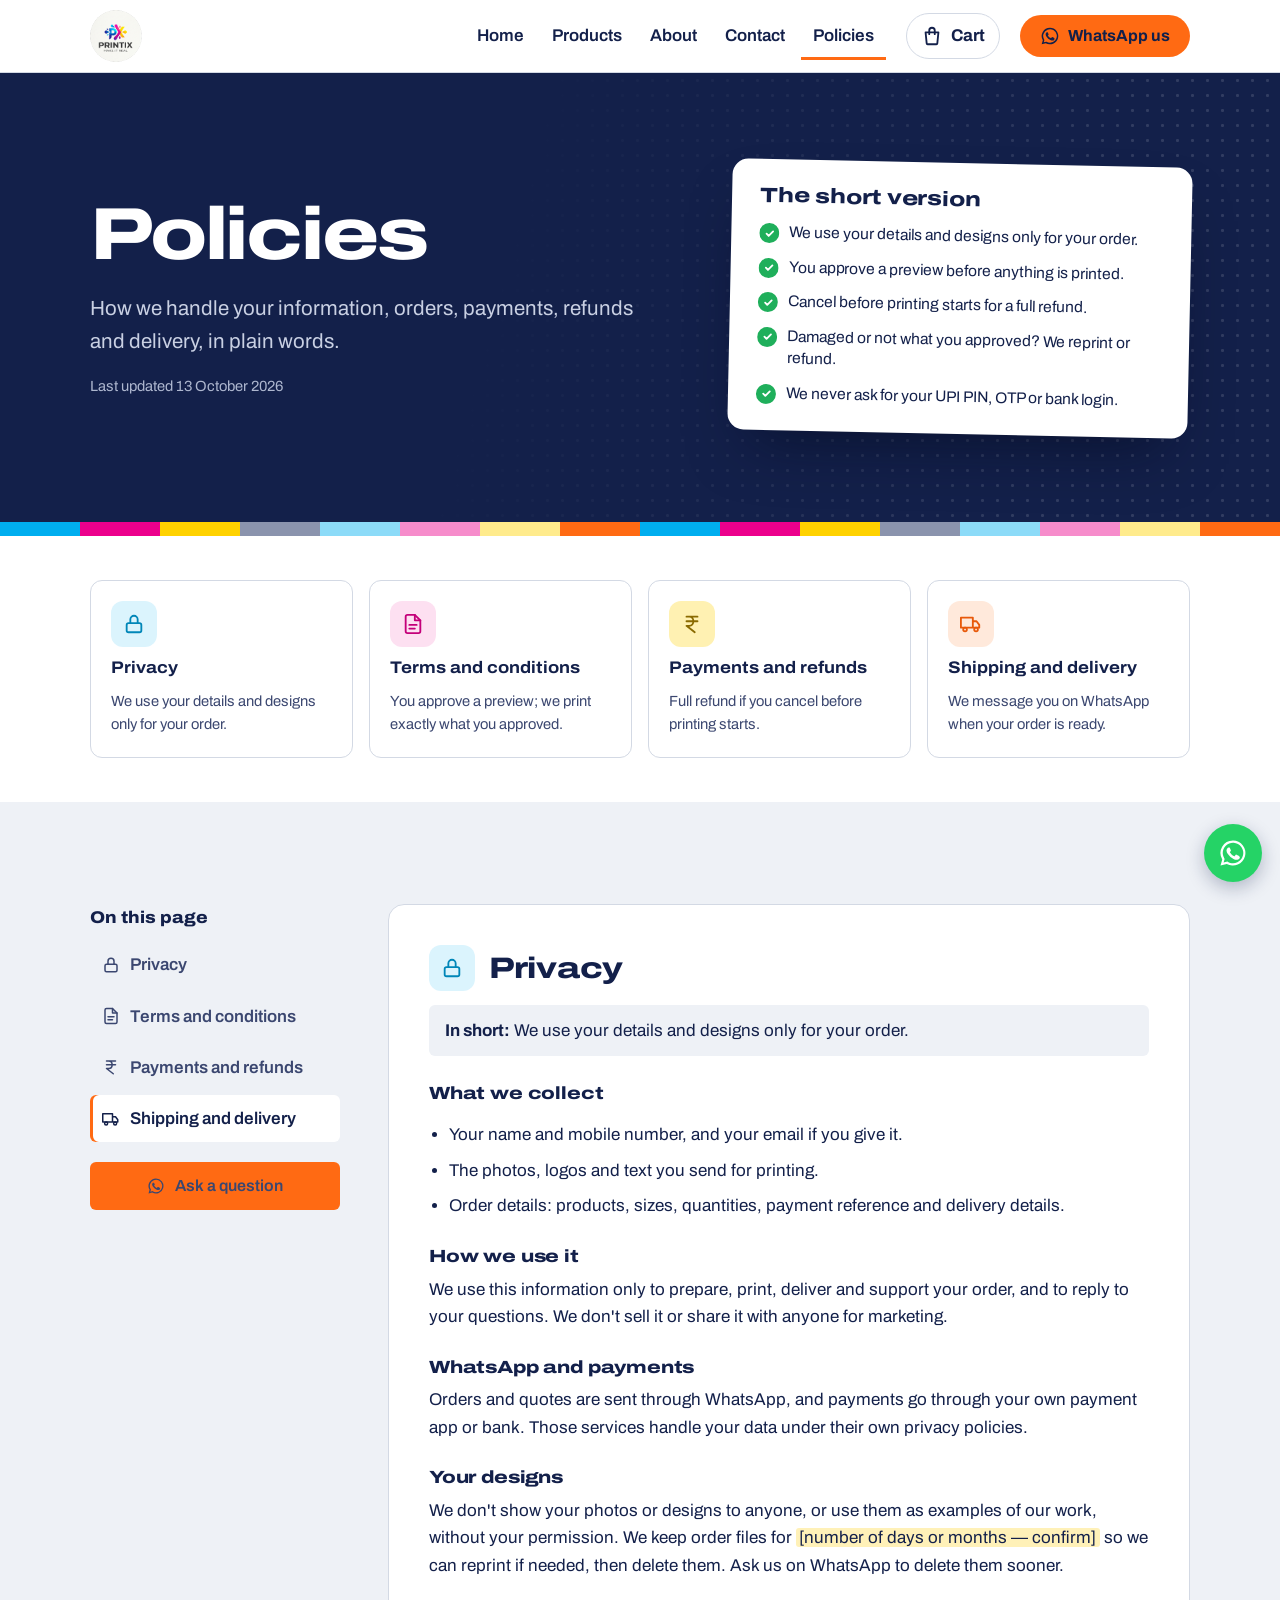
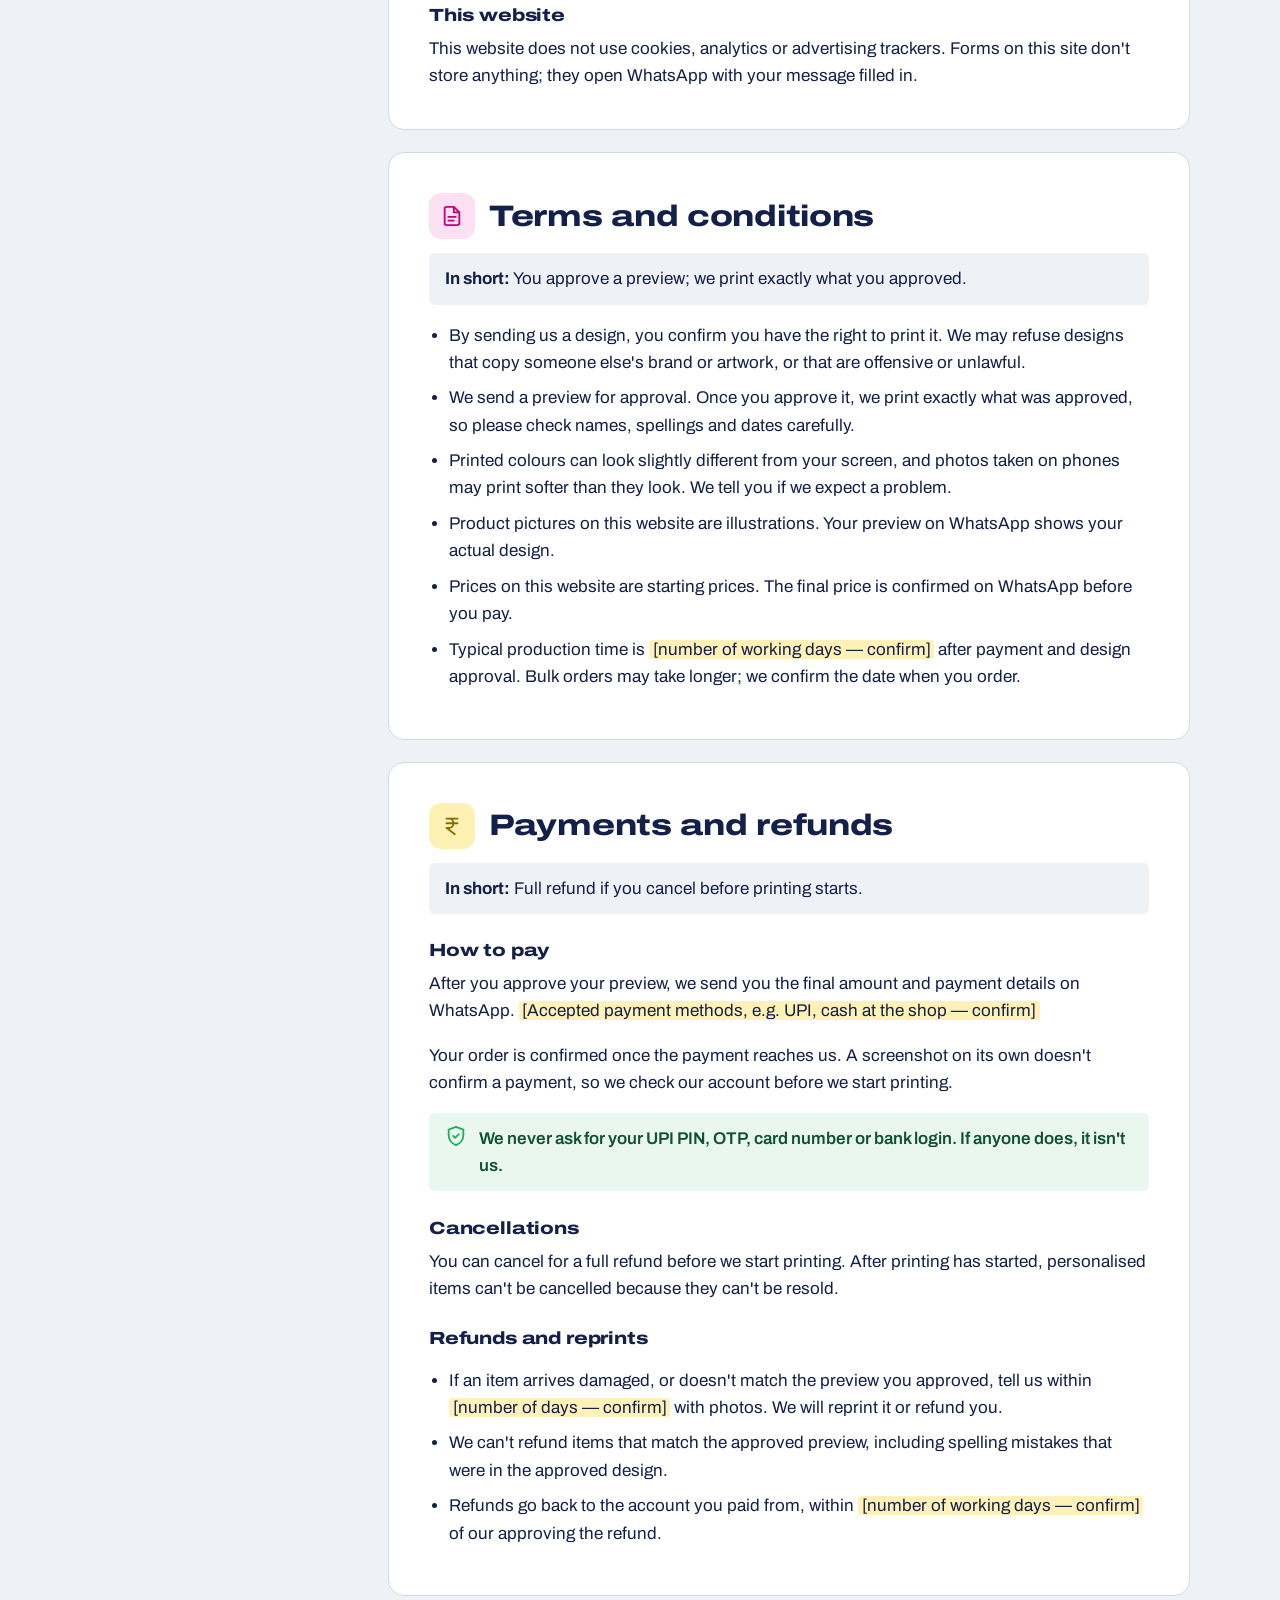
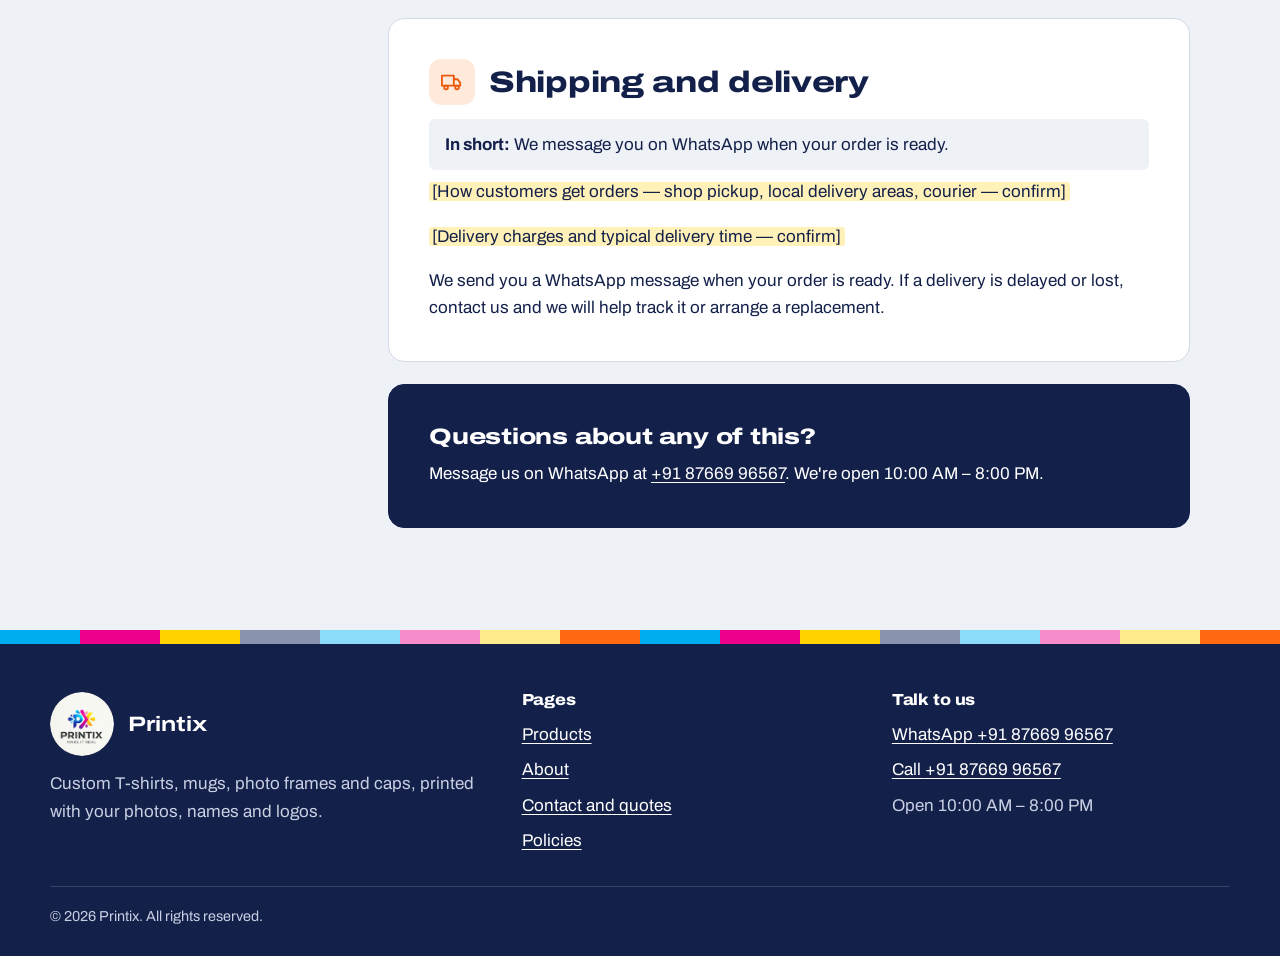
<file: policies/index.html>
<!doctype html>
<html lang="en-IN">
<head>
<meta charset="utf-8">
<meta name="viewport" content="width=device-width, initial-scale=1">
<meta http-equiv="Content-Security-Policy" content="default-src 'self'; script-src 'self'; style-src 'self' 'unsafe-inline'; img-src 'self' data:; font-src 'self'; connect-src 'none'; object-src 'none'; base-uri 'self'; form-action 'none'">
<meta name="referrer" content="strict-origin-when-cross-origin">
<title>Policies – Printix</title>
<meta name="description" content="Printix privacy policy, terms and conditions, payment and refund policy, and shipping and delivery policy.">
<link rel="canonical" href="https://YOUR-SITE-URL/policies/">
<meta property="og:type" content="website">
<meta property="og:site_name" content="Printix">
<meta property="og:title" content="Policies – Printix">
<meta property="og:description" content="Printix privacy policy, terms and conditions, payment and refund policy, and shipping and delivery policy.">
<meta property="og:url" content="https://YOUR-SITE-URL/policies/">
<meta property="og:image" content="https://YOUR-SITE-URL/assets/img/og-image.png">
<meta name="twitter:card" content="summary_large_image">
<meta name="theme-color" content="#13204A">
<link rel="icon" type="image/png" sizes="32x32" href="../assets/img/icon-32.png">
<link rel="apple-touch-icon" href="../assets/img/icon-180.png">
<link rel="stylesheet" href="../assets/css/style.css">
</head>
<body data-base="../" data-page="policies">
<a class="skip-link" href="#main">Skip to content</a>
<header class="site-header">
  <div class="container header-inner">
    <a class="brand" href="../index.html"><img src="../assets/img/logo.png" width="52" height="52" alt="Printix – Make it real"></a>
    <nav class="nav" id="site-nav" aria-label="Main">
      <ul><li><a href="../index.html">Home</a></li><li><a href="../products/index.html">Products</a></li><li><a href="../about/index.html">About</a></li><li><a href="../contact/index.html">Contact</a></li><li><a href="../policies/index.html" aria-current="page">Policies</a></li></ul>
    </nav>
    <button type="button" class="cart-btn" data-cart-open aria-label="Cart"><svg viewBox="0 0 24 24" aria-hidden="true" fill="none" stroke="currentColor" stroke-width="2" stroke-linecap="round" stroke-linejoin="round"><path d="M5 8h14l-1.2 12.1a1 1 0 0 1-1 .9H7.2a1 1 0 0 1-1-.9Z"/><path d="M9 10V6a3 3 0 0 1 6 0v4"/></svg><span class="cart-btn-label">Cart</span><span class="cart-count" data-cart-count hidden>0</span></button>
    <a class="btn btn-primary header-cta" data-wa><svg viewBox="0 0 24 24" aria-hidden="true" fill="currentColor"><path d="M12 2a10 10 0 0 0-8.6 15.1L2 22l5-1.3A10 10 0 1 0 12 2Zm0 18.2c-1.5 0-3-.4-4.2-1.2l-.3-.2-3 .8.8-2.9-.2-.3A8.2 8.2 0 1 1 12 20.2Zm4.5-6.1c-.2-.1-1.5-.7-1.7-.8-.2-.1-.4-.1-.6.1l-.8 1c-.1.2-.3.2-.5.1a6.7 6.7 0 0 1-3.3-2.9c-.3-.4.2-.4.7-1.4.1-.2 0-.3 0-.4l-.8-1.8c-.2-.5-.4-.4-.6-.4h-.5a1 1 0 0 0-.7.3 3 3 0 0 0-.9 2.2 5.2 5.2 0 0 0 1.1 2.7 11.8 11.8 0 0 0 4.5 4c1.7.7 2.3.8 3.2.6.5-.1 1.5-.6 1.7-1.2.2-.6.2-1.1.2-1.2-.1-.1-.3-.2-.5-.3Z"/></svg>WhatsApp us</a>
    <button class="menu-toggle" type="button" aria-expanded="false" aria-controls="site-nav"><svg viewBox="0 0 24 24" aria-hidden="true" fill="none" stroke="currentColor" stroke-width="2" stroke-linecap="round"><path d="M4 7h16M4 12h16M4 17h16"/></svg><span class="visually-hidden">Menu</span></button>
  </div>
</header>
<main id="main">
<section class="page-hero">
  <div class="hero-texture" aria-hidden="true"></div>
  <div class="container page-hero-grid">
    <div class="page-hero-copy">
      <h1>Policies</h1>
      <p class="lede">How we handle your information, orders, payments, refunds and delivery, in plain words.</p>
      <p class="updated">Last updated 13 October 2026</p>
    </div>
    <div class="short-card">
        <h2>The short version</h2>
        <ul class='tick-list'>
          <li>We use your details and designs only for your order.</li>
          <li>You approve a preview before anything is printed.</li>
          <li>Cancel before printing starts for a full refund.</li>
          <li>Damaged or not what you approved? We reprint or refund.</li>
          <li>We never ask for your UPI PIN, OTP or bank login.</li>
        </ul>
      </div>
  </div>
</section>
<div class="colourbar" aria-hidden="true"><i></i><i></i><i></i><i></i><i></i><i></i><i></i><i></i><i></i><i></i><i></i><i></i><i></i><i></i><i></i><i></i></div>

<section class="section policy-overview">
  <div class="container">
    <ul class="policy-cards"><li class="v-c"><a href="#privacy"><span class="v-icon"><svg viewBox="0 0 24 24" aria-hidden="true" fill="none" stroke="currentColor" stroke-width="2" stroke-linecap="round" stroke-linejoin="round"><rect x="4" y="11" width="16" height="10" rx="2"/><path d="M8 11V7a4 4 0 0 1 8 0v4"/></svg></span><strong>Privacy</strong><span>We use your details and designs only for your order.</span></a></li><li class="v-m"><a href="#terms"><span class="v-icon"><svg viewBox="0 0 24 24" aria-hidden="true" fill="none" stroke="currentColor" stroke-width="2" stroke-linecap="round" stroke-linejoin="round"><path d="M14 2H6a2 2 0 0 0-2 2v16a2 2 0 0 0 2 2h12a2 2 0 0 0 2-2V8Z"/><path d="M14 2v6h6M8 13h8M8 17h6"/></svg></span><strong>Terms and conditions</strong><span>You approve a preview; we print exactly what you approved.</span></a></li><li class="v-y"><a href="#payments"><span class="v-icon"><svg viewBox="0 0 24 24" aria-hidden="true" fill="none" stroke="currentColor" stroke-width="2" stroke-linecap="round" stroke-linejoin="round"><path d="M6 4h12M6 9h12M9 4c6 0 6 10 0 10H6l9 7"/></svg></span><strong>Payments and refunds</strong><span>Full refund if you cancel before printing starts.</span></a></li><li class="v-o"><a href="#delivery"><span class="v-icon"><svg viewBox="0 0 24 24" aria-hidden="true" fill="none" stroke="currentColor" stroke-width="2" stroke-linecap="round" stroke-linejoin="round"><path d="M1 5h13v11H1zM14 9h4l3 4v3h-7"/><circle cx="5.5" cy="18" r="2"/><circle cx="17.5" cy="18" r="2"/></svg></span><strong>Shipping and delivery</strong><span>We message you on WhatsApp when your order is ready.</span></a></li></ul>
  </div>
</section>

<section class="section section-sheet policy-section">
  <div class="container policy-layout">
    <nav class="policy-nav" aria-label="Policy sections">
      <p class="policy-nav-title">On this page</p>
      <ul><li><a href="#privacy" data-spy="privacy"><svg viewBox="0 0 24 24" aria-hidden="true" fill="none" stroke="currentColor" stroke-width="2" stroke-linecap="round" stroke-linejoin="round"><rect x="4" y="11" width="16" height="10" rx="2"/><path d="M8 11V7a4 4 0 0 1 8 0v4"/></svg>Privacy</a></li><li><a href="#terms" data-spy="terms"><svg viewBox="0 0 24 24" aria-hidden="true" fill="none" stroke="currentColor" stroke-width="2" stroke-linecap="round" stroke-linejoin="round"><path d="M14 2H6a2 2 0 0 0-2 2v16a2 2 0 0 0 2 2h12a2 2 0 0 0 2-2V8Z"/><path d="M14 2v6h6M8 13h8M8 17h6"/></svg>Terms and conditions</a></li><li><a href="#payments" data-spy="payments"><svg viewBox="0 0 24 24" aria-hidden="true" fill="none" stroke="currentColor" stroke-width="2" stroke-linecap="round" stroke-linejoin="round"><path d="M6 4h12M6 9h12M9 4c6 0 6 10 0 10H6l9 7"/></svg>Payments and refunds</a></li><li><a href="#delivery" data-spy="delivery"><svg viewBox="0 0 24 24" aria-hidden="true" fill="none" stroke="currentColor" stroke-width="2" stroke-linecap="round" stroke-linejoin="round"><path d="M1 5h13v11H1zM14 9h4l3 4v3h-7"/><circle cx="5.5" cy="18" r="2"/><circle cx="17.5" cy="18" r="2"/></svg>Shipping and delivery</a></li></ul>
      <a class="btn btn-primary" data-wa="Hi Printix, I have a question about your policies."><svg viewBox="0 0 24 24" aria-hidden="true" fill="currentColor"><path d="M12 2a10 10 0 0 0-8.6 15.1L2 22l5-1.3A10 10 0 1 0 12 2Zm0 18.2c-1.5 0-3-.4-4.2-1.2l-.3-.2-3 .8.8-2.9-.2-.3A8.2 8.2 0 1 1 12 20.2Zm4.5-6.1c-.2-.1-1.5-.7-1.7-.8-.2-.1-.4-.1-.6.1l-.8 1c-.1.2-.3.2-.5.1a6.7 6.7 0 0 1-3.3-2.9c-.3-.4.2-.4.7-1.4.1-.2 0-.3 0-.4l-.8-1.8c-.2-.5-.4-.4-.6-.4h-.5a1 1 0 0 0-.7.3 3 3 0 0 0-.9 2.2 5.2 5.2 0 0 0 1.1 2.7 11.8 11.8 0 0 0 4.5 4c1.7.7 2.3.8 3.2.6.5-.1 1.5-.6 1.7-1.2.2-.6.2-1.1.2-1.2-.1-.1-.3-.2-.5-.3Z"/></svg>Ask a question</a>
    </nav>
    <div class="policy-body">
      <section id="privacy" class="policy-card">
        <header class="policy-head v-c"><span class="v-icon"><svg viewBox="0 0 24 24" aria-hidden="true" fill="none" stroke="currentColor" stroke-width="2" stroke-linecap="round" stroke-linejoin="round"><rect x="4" y="11" width="16" height="10" rx="2"/><path d="M8 11V7a4 4 0 0 1 8 0v4"/></svg></span><h2>Privacy</h2></header><p class="in-short"><strong>In short:</strong> We use your details and designs only for your order.</p>
        <h3>What we collect</h3>
        <ul>
          <li>Your name and mobile number, and your email if you give it.</li>
          <li>The photos, logos and text you send for printing.</li>
          <li>Order details: products, sizes, quantities, payment reference and delivery details.</li>
        </ul>
        <h3>How we use it</h3>
        <p>We use this information only to prepare, print, deliver and support your order, and to reply to your questions. We don't sell it or share it with anyone for marketing.</p>
        <h3>WhatsApp and payments</h3>
        <p>Orders and quotes are sent through WhatsApp, and payments go through your own payment app or bank. Those services handle your data under their own privacy policies.</p>
        <h3>Your designs</h3>
        <p>We don't show your photos or designs to anyone, or use them as examples of our work, without your permission. We keep order files for <mark class="tbc">[number of days or months — confirm]</mark> so we can reprint if needed, then delete them. Ask us on WhatsApp to delete them sooner.</p>
        <h3>This website</h3>
        <p>This website does not use cookies, analytics or advertising trackers. Forms on this site don't store anything; they open WhatsApp with your message filled in.</p>
      </section>

      <section id="terms" class="policy-card">
        <header class="policy-head v-m"><span class="v-icon"><svg viewBox="0 0 24 24" aria-hidden="true" fill="none" stroke="currentColor" stroke-width="2" stroke-linecap="round" stroke-linejoin="round"><path d="M14 2H6a2 2 0 0 0-2 2v16a2 2 0 0 0 2 2h12a2 2 0 0 0 2-2V8Z"/><path d="M14 2v6h6M8 13h8M8 17h6"/></svg></span><h2>Terms and conditions</h2></header><p class="in-short"><strong>In short:</strong> You approve a preview; we print exactly what you approved.</p>
        <ul>
          <li>By sending us a design, you confirm you have the right to print it. We may refuse designs that copy someone else's brand or artwork, or that are offensive or unlawful.</li>
          <li>We send a preview for approval. Once you approve it, we print exactly what was approved, so please check names, spellings and dates carefully.</li>
          <li>Printed colours can look slightly different from your screen, and photos taken on phones may print softer than they look. We tell you if we expect a problem.</li>
          <li>Product pictures on this website are illustrations. Your preview on WhatsApp shows your actual design.</li>
          <li>Prices on this website are starting prices. The final price is confirmed on WhatsApp before you pay.</li>
          <li>Typical production time is <mark class="tbc">[number of working days — confirm]</mark> after payment and design approval. Bulk orders may take longer; we confirm the date when you order.</li>
        </ul>
      </section>

      <section id="payments" class="policy-card">
        <header class="policy-head v-y"><span class="v-icon"><svg viewBox="0 0 24 24" aria-hidden="true" fill="none" stroke="currentColor" stroke-width="2" stroke-linecap="round" stroke-linejoin="round"><path d="M6 4h12M6 9h12M9 4c6 0 6 10 0 10H6l9 7"/></svg></span><h2>Payments and refunds</h2></header><p class="in-short"><strong>In short:</strong> Full refund if you cancel before printing starts.</p>
        <h3>How to pay</h3>
        <p>After you approve your preview, we send you the final amount and payment details on WhatsApp. <mark class="tbc">[Accepted payment methods, e.g. UPI, cash at the shop — confirm]</mark></p>
        <p>Your order is confirmed once the payment reaches us. A screenshot on its own doesn't confirm a payment, so we check our account before we start printing.</p>
        <p class="safety"><svg viewBox="0 0 24 24" aria-hidden="true" fill="none" stroke="currentColor" stroke-width="2" stroke-linecap="round" stroke-linejoin="round"><path d="M12 2 4 5v6c0 5 3.4 9.4 8 11 4.6-1.6 8-6 8-11V5Z"/><path d="m9 12 2 2 4-4"/></svg><span>We never ask for your UPI PIN, OTP, card number or bank login. If anyone does, it isn't us.</span></p>
        <h3>Cancellations</h3>
        <p>You can cancel for a full refund before we start printing. After printing has started, personalised items can't be cancelled because they can't be resold.</p>
        <h3>Refunds and reprints</h3>
        <ul>
          <li>If an item arrives damaged, or doesn't match the preview you approved, tell us within <mark class="tbc">[number of days — confirm]</mark> with photos. We will reprint it or refund you.</li>
          <li>We can't refund items that match the approved preview, including spelling mistakes that were in the approved design.</li>
          <li>Refunds go back to the account you paid from, within <mark class="tbc">[number of working days — confirm]</mark> of our approving the refund.</li>
        </ul>
      </section>

      <section id="delivery" class="policy-card">
        <header class="policy-head v-o"><span class="v-icon"><svg viewBox="0 0 24 24" aria-hidden="true" fill="none" stroke="currentColor" stroke-width="2" stroke-linecap="round" stroke-linejoin="round"><path d="M1 5h13v11H1zM14 9h4l3 4v3h-7"/><circle cx="5.5" cy="18" r="2"/><circle cx="17.5" cy="18" r="2"/></svg></span><h2>Shipping and delivery</h2></header><p class="in-short"><strong>In short:</strong> We message you on WhatsApp when your order is ready.</p>
        <p><mark class="tbc">[How customers get orders — shop pickup, local delivery areas, courier — confirm]</mark></p>
        <p><mark class="tbc">[Delivery charges and typical delivery time — confirm]</mark></p>
        <p>We send you a WhatsApp message when your order is ready. If a delivery is delayed or lost, contact us and we will help track it or arrange a replacement.</p>
      </section>

      <section id="contact-us" class="policy-card policy-contact">
        <h2>Questions about any of this?</h2>
        <p>Message us on WhatsApp at <a data-wa><span data-phone-text></span></a>. We're open <span data-hours-text></span>.</p>
      </section>
    </div>
  </div>
</section>
</main>
<div class="colourbar colourbar-footer" aria-hidden="true"><i></i><i></i><i></i><i></i><i></i><i></i><i></i><i></i><i></i><i></i><i></i><i></i><i></i><i></i><i></i><i></i></div>
<footer class="site-footer">
  <div class="container footer-inner">
    <div>
      <div class="footer-brand"><img src="../assets/img/logo.png" width="64" height="64" alt="" loading="lazy"><strong>Printix</strong></div>
      <p>Custom T-shirts, mugs, photo frames and caps, printed with your photos, names and logos.</p>
    </div>
    <div>
      <h2>Pages</h2>
      <ul>
        <li><a href="../products/index.html">Products</a></li>
        <li><a href="../about/index.html">About</a></li>
        <li><a href="../contact/index.html">Contact and quotes</a></li>
        <li><a href="../policies/index.html">Policies</a></li>
      </ul>
    </div>
    <div>
      <h2>Talk to us</h2>
      <ul>
        <li><a data-wa>WhatsApp <span data-phone-text></span></a></li>
        <li><a data-tel>Call <span data-phone-text></span></a></li>
        <li>Open <span data-hours-text></span></li>
      </ul>
    </div>
  </div>
  <div class="container footer-base">© <span data-year></span> Printix. All rights reserved.</div>
</footer>
<a class="wa-float" data-wa aria-label="Chat with Printix on WhatsApp"><svg viewBox="0 0 24 24" aria-hidden="true" fill="currentColor"><path d="M12 2a10 10 0 0 0-8.6 15.1L2 22l5-1.3A10 10 0 1 0 12 2Zm0 18.2c-1.5 0-3-.4-4.2-1.2l-.3-.2-3 .8.8-2.9-.2-.3A8.2 8.2 0 1 1 12 20.2Zm4.5-6.1c-.2-.1-1.5-.7-1.7-.8-.2-.1-.4-.1-.6.1l-.8 1c-.1.2-.3.2-.5.1a6.7 6.7 0 0 1-3.3-2.9c-.3-.4.2-.4.7-1.4.1-.2 0-.3 0-.4l-.8-1.8c-.2-.5-.4-.4-.6-.4h-.5a1 1 0 0 0-.7.3 3 3 0 0 0-.9 2.2 5.2 5.2 0 0 0 1.1 2.7 11.8 11.8 0 0 0 4.5 4c1.7.7 2.3.8 3.2.6.5-.1 1.5-.6 1.7-1.2.2-.6.2-1.1.2-1.2-.1-.1-.3-.2-.5-.3Z"/></svg></a>
<script src="../assets/js/config.js"></script>
<script src="../assets/js/lib.js"></script>
<script src="../assets/js/main.js"></script>
<script src="../assets/js/illustrations.js"></script>
<script src="../assets/js/products.js"></script>
<script src="../assets/js/cart.js"></script>
<script src="../assets/js/policies.js"></script>
</body>
</html>
</file>
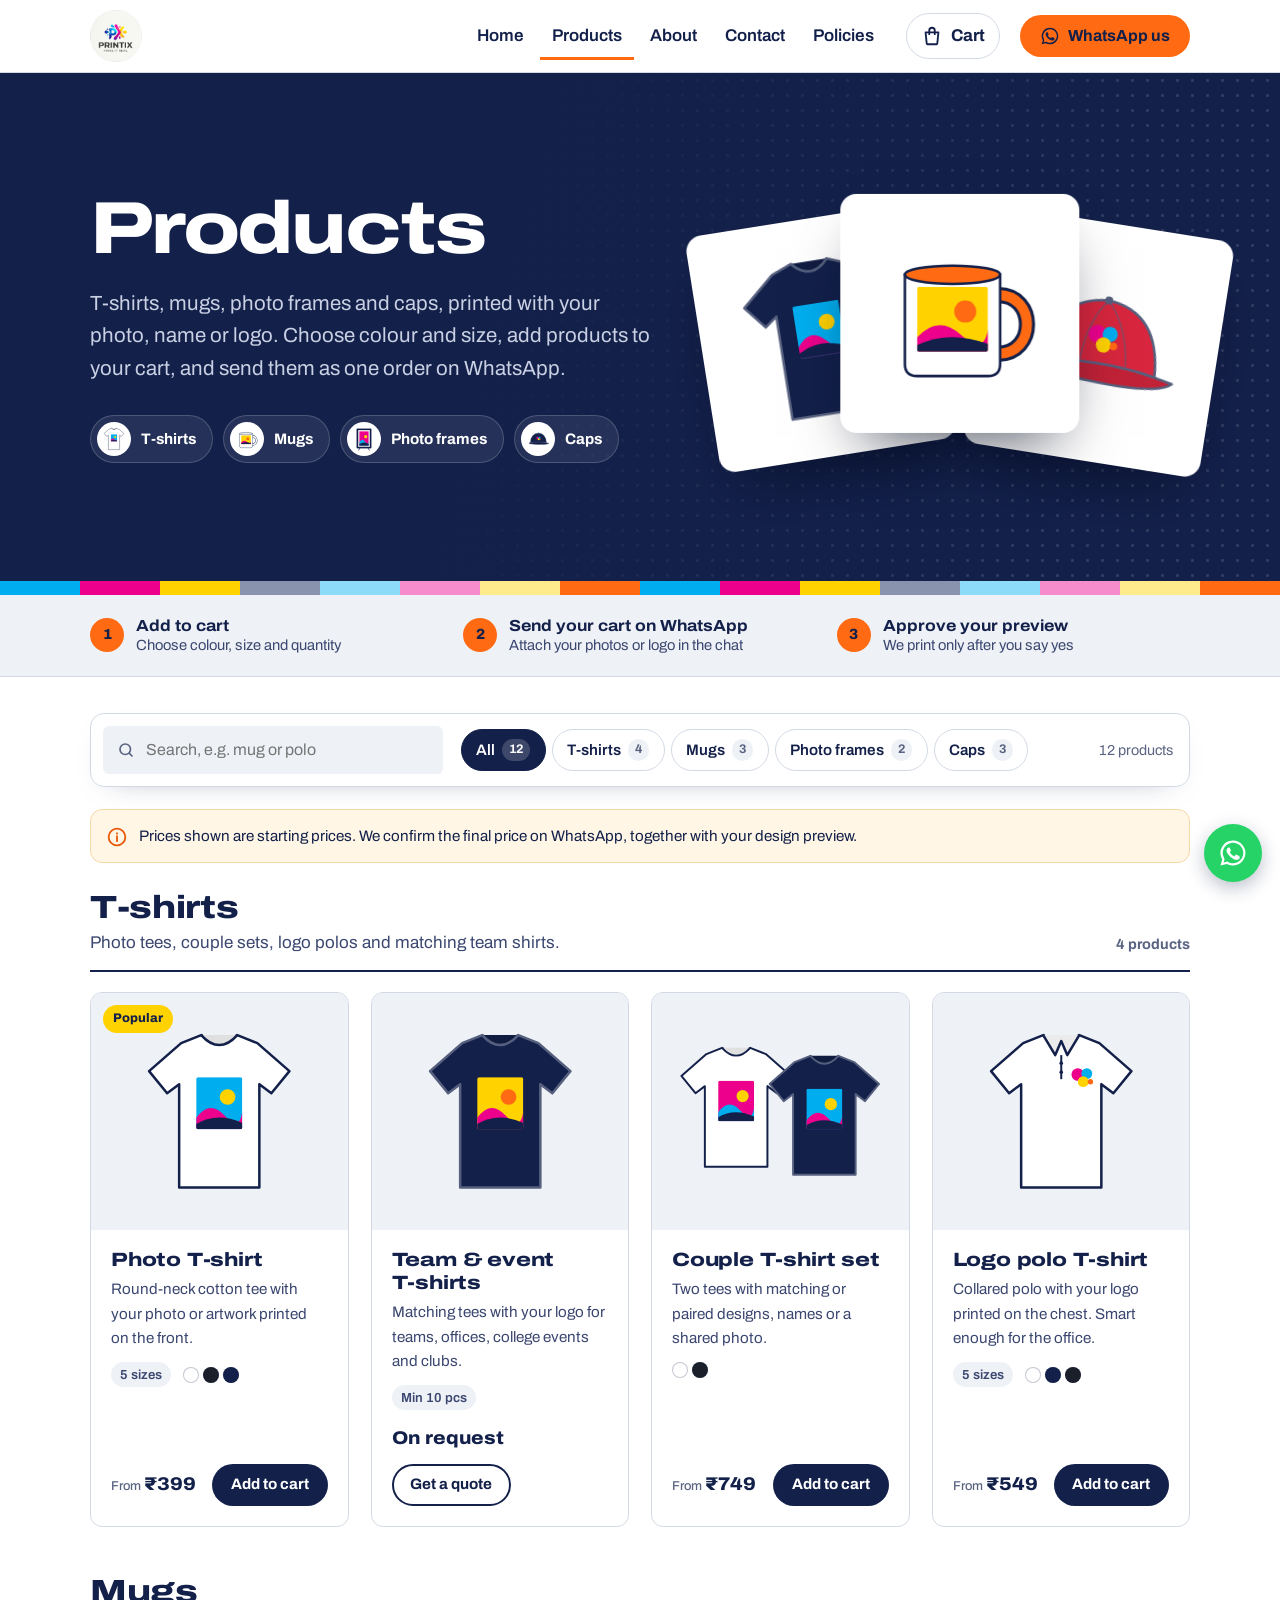
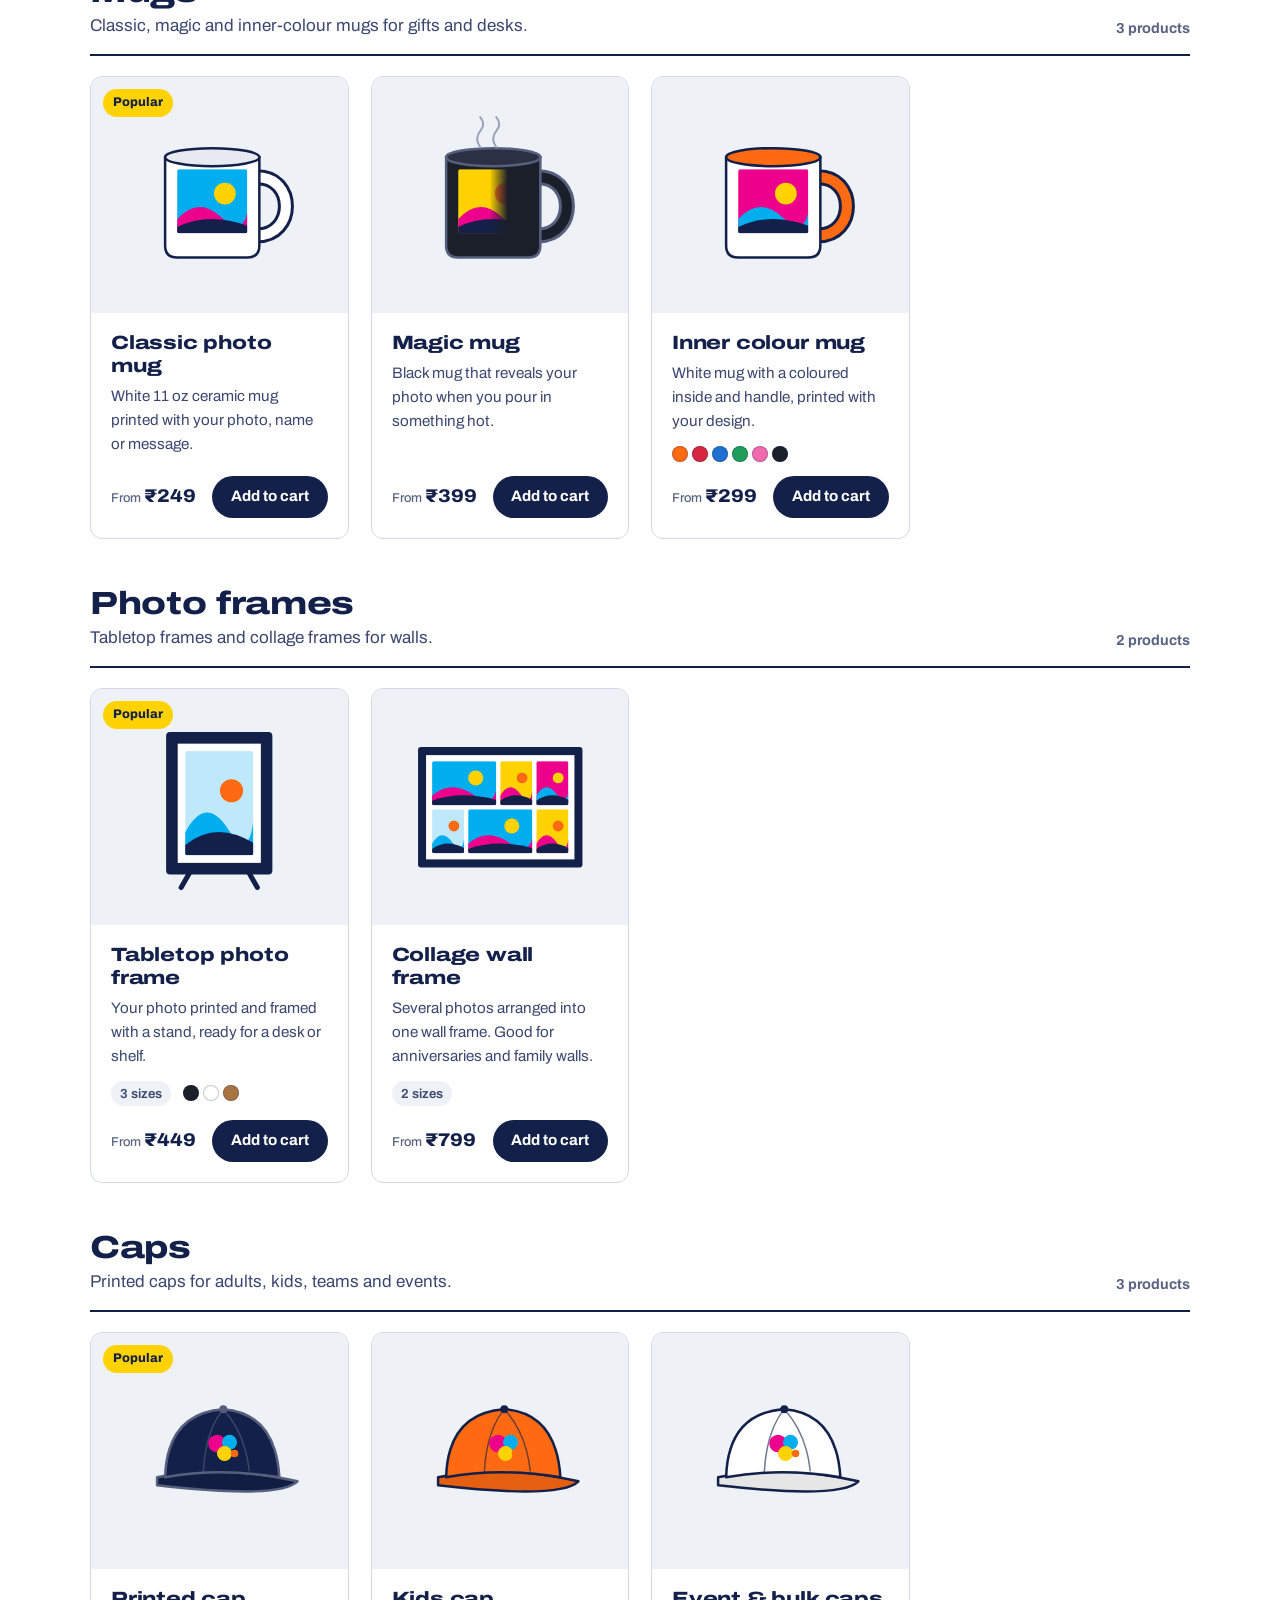
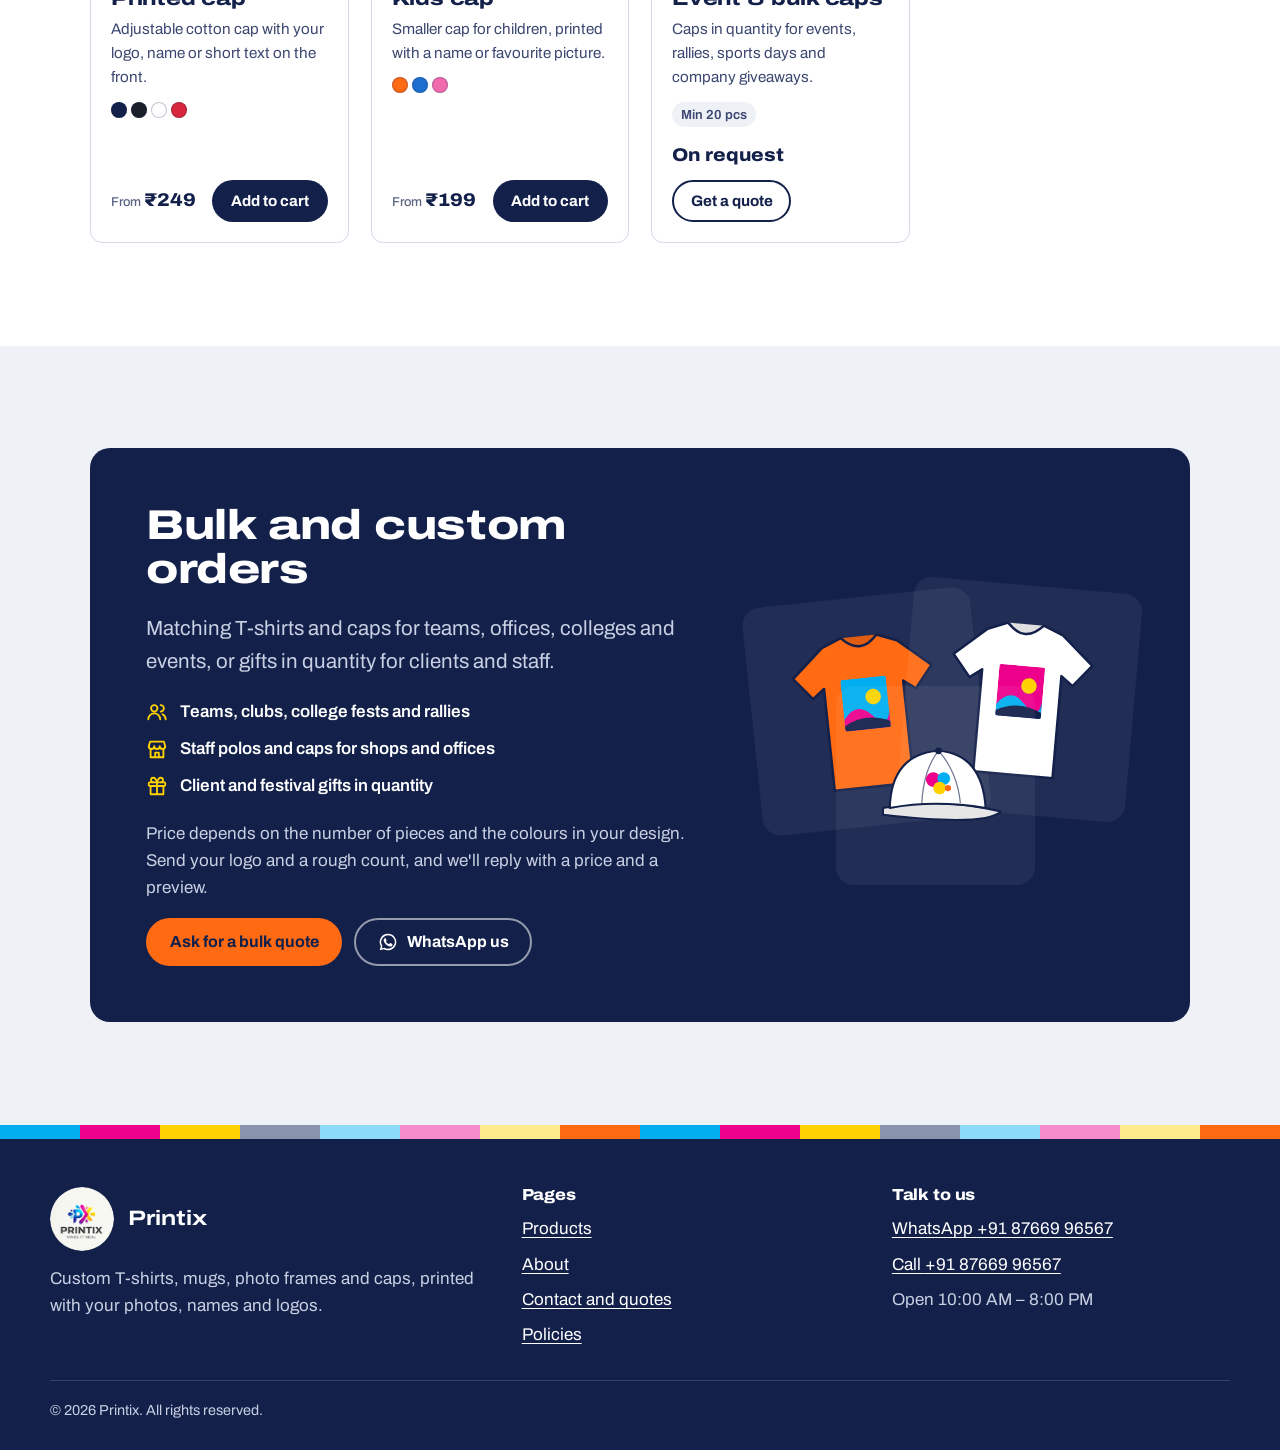
<file: products/index.html>
<!doctype html>
<html lang="en-IN">
<head>
<meta charset="utf-8">
<meta name="viewport" content="width=device-width, initial-scale=1">
<meta http-equiv="Content-Security-Policy" content="default-src 'self'; script-src 'self'; style-src 'self' 'unsafe-inline'; img-src 'self' data:; font-src 'self'; connect-src 'none'; object-src 'none'; base-uri 'self'; form-action 'none'">
<meta name="referrer" content="strict-origin-when-cross-origin">
<title>Products – Printix</title>
<meta name="description" content="Custom photo T-shirts, logo polos, photo and magic mugs, photo frames and printed caps. See options and prices, or ask for a bulk quote.">
<link rel="canonical" href="https://YOUR-SITE-URL/products/">
<meta property="og:type" content="website">
<meta property="og:site_name" content="Printix">
<meta property="og:title" content="Products – Printix">
<meta property="og:description" content="Custom photo T-shirts, logo polos, photo and magic mugs, photo frames and printed caps. See options and prices, or ask for a bulk quote.">
<meta property="og:url" content="https://YOUR-SITE-URL/products/">
<meta property="og:image" content="https://YOUR-SITE-URL/assets/img/og-image.png">
<meta name="twitter:card" content="summary_large_image">
<meta name="theme-color" content="#13204A">
<link rel="icon" type="image/png" sizes="32x32" href="../assets/img/icon-32.png">
<link rel="apple-touch-icon" href="../assets/img/icon-180.png">
<link rel="stylesheet" href="../assets/css/style.css">
</head>
<body data-base="../" data-page="products">
<a class="skip-link" href="#main">Skip to content</a>
<header class="site-header">
  <div class="container header-inner">
    <a class="brand" href="../index.html"><img src="../assets/img/logo.png" width="52" height="52" alt="Printix – Make it real"></a>
    <nav class="nav" id="site-nav" aria-label="Main">
      <ul><li><a href="../index.html">Home</a></li><li><a href="../products/index.html" aria-current="page">Products</a></li><li><a href="../about/index.html">About</a></li><li><a href="../contact/index.html">Contact</a></li><li><a href="../policies/index.html">Policies</a></li></ul>
    </nav>
    <button type="button" class="cart-btn" data-cart-open aria-label="Cart"><svg viewBox="0 0 24 24" aria-hidden="true" fill="none" stroke="currentColor" stroke-width="2" stroke-linecap="round" stroke-linejoin="round"><path d="M5 8h14l-1.2 12.1a1 1 0 0 1-1 .9H7.2a1 1 0 0 1-1-.9Z"/><path d="M9 10V6a3 3 0 0 1 6 0v4"/></svg><span class="cart-btn-label">Cart</span><span class="cart-count" data-cart-count hidden>0</span></button>
    <a class="btn btn-primary header-cta" data-wa><svg viewBox="0 0 24 24" aria-hidden="true" fill="currentColor"><path d="M12 2a10 10 0 0 0-8.6 15.1L2 22l5-1.3A10 10 0 1 0 12 2Zm0 18.2c-1.5 0-3-.4-4.2-1.2l-.3-.2-3 .8.8-2.9-.2-.3A8.2 8.2 0 1 1 12 20.2Zm4.5-6.1c-.2-.1-1.5-.7-1.7-.8-.2-.1-.4-.1-.6.1l-.8 1c-.1.2-.3.2-.5.1a6.7 6.7 0 0 1-3.3-2.9c-.3-.4.2-.4.7-1.4.1-.2 0-.3 0-.4l-.8-1.8c-.2-.5-.4-.4-.6-.4h-.5a1 1 0 0 0-.7.3 3 3 0 0 0-.9 2.2 5.2 5.2 0 0 0 1.1 2.7 11.8 11.8 0 0 0 4.5 4c1.7.7 2.3.8 3.2.6.5-.1 1.5-.6 1.7-1.2.2-.6.2-1.1.2-1.2-.1-.1-.3-.2-.5-.3Z"/></svg>WhatsApp us</a>
    <button class="menu-toggle" type="button" aria-expanded="false" aria-controls="site-nav"><svg viewBox="0 0 24 24" aria-hidden="true" fill="none" stroke="currentColor" stroke-width="2" stroke-linecap="round"><path d="M4 7h16M4 12h16M4 17h16"/></svg><span class="visually-hidden">Menu</span></button>
  </div>
</header>
<main id="main">
<section class="page-hero">
  <div class="hero-texture" aria-hidden="true"></div>
  <div class="container page-hero-grid">
    <div class="page-hero-copy">
      <h1>Products</h1>
      <p class="lede">T-shirts, mugs, photo frames and caps, printed with your photo, name or logo. Choose colour and size, add products to your cart, and send them as one order on WhatsApp.</p>
      <nav class="hero-jumps" aria-label="Jump to a category"><a href="#cat-tshirts"><span class="jump-art" data-art="{&quot;kind&quot;:&quot;tee&quot;,&quot;body&quot;:&quot;#FFFFFF&quot;}" data-variant="0" aria-hidden="true"></span>T-shirts</a><a href="#cat-mugs"><span class="jump-art" data-art="{&quot;kind&quot;:&quot;mug&quot;,&quot;body&quot;:&quot;#FFFFFF&quot;}" data-variant="1" aria-hidden="true"></span>Mugs</a><a href="#cat-frames"><span class="jump-art" data-art="{&quot;kind&quot;:&quot;frame&quot;}" data-variant="2" aria-hidden="true"></span>Photo frames</a><a href="#cat-caps"><span class="jump-art" data-art="{&quot;kind&quot;:&quot;cap&quot;,&quot;body&quot;:&quot;#13204A&quot;}" data-variant="3" aria-hidden="true"></span>Caps</a></nav>
    </div>
    <div class="fan" aria-hidden="true"><div class="fan-card" data-art="{&quot;kind&quot;:&quot;tee&quot;,&quot;body&quot;:&quot;#13204A&quot;}" data-variant="0" aria-hidden="true"></div><div class="fan-card" data-art="{&quot;kind&quot;:&quot;mug&quot;,&quot;body&quot;:&quot;#FFFFFF&quot;,&quot;inner&quot;:&quot;#FF6A13&quot;}" data-variant="1" aria-hidden="true"></div><div class="fan-card" data-art="{&quot;kind&quot;:&quot;cap&quot;,&quot;body&quot;:&quot;#D7263D&quot;}" data-variant="2" aria-hidden="true"></div></div>
  </div>
</section>
<div class="colourbar" aria-hidden="true"><i></i><i></i><i></i><i></i><i></i><i></i><i></i><i></i><i></i><i></i><i></i><i></i><i></i><i></i><i></i><i></i></div>

<section class="order-strip" aria-label="How ordering works">
  <ol class="container">
    <li><span class="os-num">1</span><span><strong>Add to cart</strong>Choose colour, size and quantity</span></li>
    <li><span class="os-num">2</span><span><strong>Send your cart on WhatsApp</strong>Attach your photos or logo in the chat</span></li>
    <li><span class="os-num">3</span><span><strong>Approve your preview</strong>We print only after you say yes</span></li>
  </ol>
</section>

<section class="section catalogue-section">
  <div class="container">
    <div class="catalogue-bar">
      <div class="search">
        <label class="visually-hidden" for="product-search">Search products</label>
        <svg viewBox="0 0 24 24" aria-hidden="true" fill="none" stroke="currentColor" stroke-width="2.2" stroke-linecap="round"><circle cx="11" cy="11" r="7"/><path d="m20 20-3.5-3.5"/></svg>
        <input id="product-search" type="search" placeholder="Search, e.g. mug or polo" autocomplete="off">
      </div>
      <div class="filters" id="category-filters" role="group" aria-label="Filter by category"></div>
      <p class="small muted" id="result-count" aria-live="polite"></p>
    </div>
    <div class="price-notice" id="price-notice" hidden><svg viewBox="0 0 24 24" aria-hidden="true" fill="none" stroke="currentColor" stroke-width="2.2" stroke-linecap="round"><circle cx="12" cy="12" r="10"/><path d="M12 11v6M12 7.5v.5"/></svg><p>Prices shown are starting prices. We confirm the final price on WhatsApp, together with your design preview.</p></div>
    <div id="catalogue"></div>
    <div class="empty-state" id="catalogue-empty" hidden>
      <h2>No products match that search</h2>
      <p class="muted">Try another word, or tell us what you need and we'll quote for it.</p>
      <div class="btn-row"><button type="button" class="btn btn-ghost" id="clear-search">Show all products</button><a class="btn btn-dark" href="../contact/index.html#quote">Ask for a quote</a></div>
    </div>
  </div>
</section>

<section class="section section-sheet">
  <div class="container">
    <div class="bulk-card">
      <div class="bulk-copy">
        <h2>Bulk and custom orders</h2>
        <p class="lede">Matching T-shirts and caps for teams, offices, colleges and events, or gifts in quantity for clients and staff.</p>
        <ul class="bulk-points">
          <li><svg viewBox="0 0 24 24" aria-hidden="true" fill="none" stroke="currentColor" stroke-width="2" stroke-linecap="round" stroke-linejoin="round"><circle cx="9" cy="8" r="3.5"/><path d="M2.5 20a6.5 6.5 0 0 1 13 0"/><path d="M16 4.5a3.5 3.5 0 0 1 0 7M18 14.5a6.5 6.5 0 0 1 3.5 5.5"/></svg>Teams, clubs, college fests and rallies</li>
          <li><svg viewBox="0 0 24 24" aria-hidden="true" fill="none" stroke="currentColor" stroke-width="2" stroke-linecap="round" stroke-linejoin="round"><path d="M3 9l1.5-5h15L21 9"/><path d="M3 9a3 3 0 0 0 6 0 3 3 0 0 0 6 0 3 3 0 0 0 6 0"/><path d="M5 12v9h14v-9"/><path d="M10 21v-5h4v5"/></svg>Staff polos and caps for shops and offices</li>
          <li><svg viewBox="0 0 24 24" aria-hidden="true" fill="none" stroke="currentColor" stroke-width="2" stroke-linecap="round" stroke-linejoin="round"><rect x="3" y="8" width="18" height="4" rx="1"/><path d="M12 8v13M5 12v9h14v-9"/><path d="M12 8S10.5 3 8 3a2.5 2.5 0 0 0 0 5M12 8s1.5-5 4-5a2.5 2.5 0 0 1 0 5"/></svg>Client and festival gifts in quantity</li>
        </ul>
        <p>Price depends on the number of pieces and the colours in your design. Send your logo and a rough count, and we'll reply with a price and a preview.</p>
        <div class="btn-row">
          <a class="btn btn-primary" href="../contact/index.html?product=team-tshirt#quote">Ask for a bulk quote</a>
          <a class="btn btn-ghost-light" data-wa="Hi Printix, I need a bulk printing quote."><svg viewBox="0 0 24 24" aria-hidden="true" fill="currentColor"><path d="M12 2a10 10 0 0 0-8.6 15.1L2 22l5-1.3A10 10 0 1 0 12 2Zm0 18.2c-1.5 0-3-.4-4.2-1.2l-.3-.2-3 .8.8-2.9-.2-.3A8.2 8.2 0 1 1 12 20.2Zm4.5-6.1c-.2-.1-1.5-.7-1.7-.8-.2-.1-.4-.1-.6.1l-.8 1c-.1.2-.3.2-.5.1a6.7 6.7 0 0 1-3.3-2.9c-.3-.4.2-.4.7-1.4.1-.2 0-.3 0-.4l-.8-1.8c-.2-.5-.4-.4-.6-.4h-.5a1 1 0 0 0-.7.3 3 3 0 0 0-.9 2.2 5.2 5.2 0 0 0 1.1 2.7 11.8 11.8 0 0 0 4.5 4c1.7.7 2.3.8 3.2.6.5-.1 1.5-.6 1.7-1.2.2-.6.2-1.1.2-1.2-.1-.1-.3-.2-.5-.3Z"/></svg>WhatsApp us</a>
        </div>
      </div>
      <div class="bulk-art" aria-hidden="true">
        <div class="bulk-tee b1" data-art="{&quot;kind&quot;:&quot;tee&quot;,&quot;body&quot;:&quot;#FF6A13&quot;}" data-variant="0" aria-hidden="true"></div>
        <div class="bulk-tee b2" data-art="{&quot;kind&quot;:&quot;tee&quot;,&quot;body&quot;:&quot;#FFFFFF&quot;}" data-variant="2" aria-hidden="true"></div>
        <div class="bulk-tee b3" data-art="{&quot;kind&quot;:&quot;cap&quot;,&quot;body&quot;:&quot;#FFFFFF&quot;}" data-variant="1" aria-hidden="true"></div>
      </div>
    </div>
  </div>
</section>
</main>

<dialog class="order-dialog" id="order-dialog" aria-labelledby="order-title">
  <button type="button" class="dialog-close" aria-label="Close"><svg viewBox="0 0 24 24" aria-hidden="true" fill="none" stroke="currentColor" stroke-width="2.2" stroke-linecap="round"><path d="M6 6l12 12M18 6 6 18"/></svg></button>
  <div class="dialog-grid">
    <div class="dialog-art"></div>
    <div class="dialog-main"></div>
  </div>
</dialog>
<div class="colourbar colourbar-footer" aria-hidden="true"><i></i><i></i><i></i><i></i><i></i><i></i><i></i><i></i><i></i><i></i><i></i><i></i><i></i><i></i><i></i><i></i></div>
<footer class="site-footer">
  <div class="container footer-inner">
    <div>
      <div class="footer-brand"><img src="../assets/img/logo.png" width="64" height="64" alt="" loading="lazy"><strong>Printix</strong></div>
      <p>Custom T-shirts, mugs, photo frames and caps, printed with your photos, names and logos.</p>
    </div>
    <div>
      <h2>Pages</h2>
      <ul>
        <li><a href="../products/index.html">Products</a></li>
        <li><a href="../about/index.html">About</a></li>
        <li><a href="../contact/index.html">Contact and quotes</a></li>
        <li><a href="../policies/index.html">Policies</a></li>
      </ul>
    </div>
    <div>
      <h2>Talk to us</h2>
      <ul>
        <li><a data-wa>WhatsApp <span data-phone-text></span></a></li>
        <li><a data-tel>Call <span data-phone-text></span></a></li>
        <li>Open <span data-hours-text></span></li>
      </ul>
    </div>
  </div>
  <div class="container footer-base">© <span data-year></span> Printix. All rights reserved.</div>
</footer>
<a class="wa-float" data-wa aria-label="Chat with Printix on WhatsApp"><svg viewBox="0 0 24 24" aria-hidden="true" fill="currentColor"><path d="M12 2a10 10 0 0 0-8.6 15.1L2 22l5-1.3A10 10 0 1 0 12 2Zm0 18.2c-1.5 0-3-.4-4.2-1.2l-.3-.2-3 .8.8-2.9-.2-.3A8.2 8.2 0 1 1 12 20.2Zm4.5-6.1c-.2-.1-1.5-.7-1.7-.8-.2-.1-.4-.1-.6.1l-.8 1c-.1.2-.3.2-.5.1a6.7 6.7 0 0 1-3.3-2.9c-.3-.4.2-.4.7-1.4.1-.2 0-.3 0-.4l-.8-1.8c-.2-.5-.4-.4-.6-.4h-.5a1 1 0 0 0-.7.3 3 3 0 0 0-.9 2.2 5.2 5.2 0 0 0 1.1 2.7 11.8 11.8 0 0 0 4.5 4c1.7.7 2.3.8 3.2.6.5-.1 1.5-.6 1.7-1.2.2-.6.2-1.1.2-1.2-.1-.1-.3-.2-.5-.3Z"/></svg></a>
<script src="../assets/js/config.js"></script>
<script src="../assets/js/lib.js"></script>
<script src="../assets/js/main.js"></script>
<script src="../assets/js/illustrations.js"></script>
<script src="../assets/js/products.js"></script>
<script src="../assets/js/cart.js"></script>
<script src="../assets/js/catalogue.js"></script>
<script src="../assets/js/decor.js"></script>
</body>
</html>
</file>
<file: assets/css/style.css>
/* Printix — site styles */

@font-face {
  font-family: "Archivo";
  font-style: normal;
  font-display: swap;
  font-weight: 100 900;
  font-stretch: 62% 125%;
  src: url("../fonts/archivo-latin-ext-standard-normal.woff2") format("woff2-variations");
  unicode-range: U+0100-02BA, U+02BD-02C5, U+02C7-02CC, U+02CE-02D7, U+02DD-02FF, U+0304, U+0308, U+0329, U+1D00-1DBF, U+1E00-1E9F, U+1EF2-1EFF, U+2020, U+20A0-20AB, U+20AD-20C0, U+2113, U+2C60-2C7F, U+A720-A7FF;
}
@font-face {
  font-family: "Archivo";
  font-style: normal;
  font-display: swap;
  font-weight: 100 900;
  font-stretch: 62% 125%;
  src: url("../fonts/archivo-latin-standard-normal.woff2") format("woff2-variations");
  unicode-range: U+0000-00FF, U+0131, U+0152-0153, U+02BB-02BC, U+02C6, U+02DA, U+02DC, U+0304, U+0308, U+0329, U+2000-206F, U+20AC, U+2122, U+2191, U+2193, U+2212, U+2215, U+FEFF, U+FFFD;
}

:root {
  --ink: #13204A;
  --ink-soft: #3B4770;
  --muted: #5A6482;
  --paper: #FFFFFF;
  --sheet: #EEF1F6;
  --sheet-deep: #E2E7EF;
  --line: #D3D9E4;
  --orange: #FF6A13;
  --orange-deep: #E8590A;
  --cyan: #00AEEF;
  --magenta: #EC008C;
  --yellow: #FFD200;
  --ok: #0F7A45;
  --error: #B42318;

  --wide: 125%;
  --gutter: clamp(16px, 4vw, 40px);
  --max: 1180px;
  --radius-s: 6px;
  --radius-m: 12px;
  --font: "Archivo", system-ui, -apple-system, "Segoe UI", Roboto, sans-serif;
}

*, *::before, *::after { box-sizing: border-box; }

html { -webkit-text-size-adjust: 100%; scroll-behavior: smooth; }
@media (prefers-reduced-motion: reduce) { html { scroll-behavior: auto; } }

body {
  margin: 0;
  font-family: var(--font);
  font-size: 1.0625rem;
  line-height: 1.6;
  color: var(--ink);
  background: var(--paper);
  overflow-x: hidden;
}

img, svg { display: block; max-width: 100%; }

a { color: var(--ink); text-decoration-thickness: 1px; text-underline-offset: 3px; }
a:hover { color: var(--orange-deep); }

:focus-visible { outline: 3px solid var(--cyan); outline-offset: 2px; border-radius: 3px; }

h1, h2, h3 {
  margin: 0 0 .5em;
  font-stretch: var(--wide);
  font-weight: 800;
  line-height: 1.05;
  letter-spacing: -0.01em;
}
h1 { font-size: clamp(2.5rem, 6.4vw, 5.25rem); letter-spacing: -0.025em; }
h2 { font-size: clamp(1.75rem, 3.4vw, 2.6rem); }
h3 { font-size: 1.2rem; line-height: 1.2; }
p { margin: 0 0 1em; }

.container { width: 100%; max-width: var(--max); margin: 0 auto; padding: 0 var(--gutter); }
.measure { max-width: 62ch; }
.lede { font-size: clamp(1.1rem, 1.6vw, 1.3rem); color: var(--ink-soft); max-width: 46ch; }
.muted { color: var(--muted); }
.small { font-size: .9rem; }

.skip-link {
  position: absolute; left: 12px; top: -60px; z-index: 100;
  background: var(--ink); color: #fff; padding: 10px 14px; border-radius: var(--radius-s);
}
.skip-link:focus { top: 12px; color: #fff; }

/* Buttons */
.btn {
  display: inline-flex; align-items: center; justify-content: center; gap: .55em;
  min-height: 48px; padding: .7em 1.35em;
  border: 2px solid transparent; border-radius: 999px;
  font: inherit; font-weight: 700; font-size: 1rem; line-height: 1.1;
  text-decoration: none; cursor: pointer;
  transition: background-color .15s, border-color .15s, color .15s;
}
.btn svg { width: 20px; height: 20px; flex: none; }
.btn-primary { background: var(--orange); color: var(--ink); }
.btn-primary:hover { background: var(--orange-deep); color: var(--ink); }
.btn-dark { background: var(--ink); color: #fff; }
.btn-dark:hover { background: var(--ink-soft); color: #fff; }
.btn-ghost { background: transparent; border-color: var(--ink); color: var(--ink); }
.btn-ghost:hover { background: var(--ink); color: #fff; }
.btn-block { width: 100%; }
.btn[disabled] { opacity: .5; cursor: not-allowed; }
.btn-row { display: flex; flex-wrap: wrap; gap: 12px; }

/* Header */
.site-header {
  position: sticky; top: 0; z-index: 50;
  background: rgba(255, 255, 255, .94);
  backdrop-filter: saturate(1.4) blur(10px);
  border-bottom: 1px solid var(--line);
}
.header-inner { display: flex; align-items: center; gap: 20px; min-height: 72px; }
.brand { display: flex; align-items: center; gap: 10px; text-decoration: none; margin-right: auto; }
.brand img { width: 52px; height: 52px; border-radius: 50%; }
.brand span { font-stretch: var(--wide); font-weight: 800; font-size: 1.15rem; letter-spacing: .02em; }
.nav ul { list-style: none; display: flex; gap: 4px; margin: 0; padding: 0; }
.nav a {
  display: block; padding: 10px 12px; border-radius: var(--radius-s);
  font-weight: 600; text-decoration: none; color: var(--ink);
}
.nav a:hover { background: var(--sheet); color: var(--ink); }
.nav a[aria-current="page"] { box-shadow: inset 0 -3px 0 var(--orange); border-radius: 0; }
.header-cta { min-height: 42px; padding: .55em 1.1em; }
.menu-toggle {
  display: none; width: 46px; height: 46px; border: 1px solid var(--line); border-radius: var(--radius-s);
  background: #fff; color: var(--ink); cursor: pointer; align-items: center; justify-content: center;
}
.menu-toggle svg { width: 22px; height: 22px; }

@media (max-width: 900px) {
  .menu-toggle { display: inline-flex; }
  .header-cta { display: none; }
  .nav {
    position: absolute; left: 0; right: 0; top: 100%;
    background: #fff; border-bottom: 1px solid var(--line);
    padding: 8px var(--gutter) 16px; display: none;
  }
  .nav.open { display: block; }
  .nav ul { flex-direction: column; }
  .nav a { padding: 14px 8px; font-size: 1.1rem; }
  .nav a[aria-current="page"] { box-shadow: inset 4px 0 0 var(--orange); padding-left: 16px; }
  .brand img { width: 46px; height: 46px; }
}

/* Colour control strip — the print-sheet motif */
.colourbar {
  display: grid; grid-template-columns: repeat(16, 1fr); height: 14px;
}
.colourbar i:nth-child(8n+1) { background: var(--cyan); }
.colourbar i:nth-child(8n+2) { background: var(--magenta); }
.colourbar i:nth-child(8n+3) { background: var(--yellow); }
.colourbar i:nth-child(8n+4) { background: var(--ink); }
.colourbar i:nth-child(8n+5) { background: color-mix(in srgb, var(--cyan) 45%, #fff); }
.colourbar i:nth-child(8n+6) { background: color-mix(in srgb, var(--magenta) 45%, #fff); }
.colourbar i:nth-child(8n+7) { background: color-mix(in srgb, var(--yellow) 45%, #fff); }
.colourbar i:nth-child(8n+8) { background: var(--orange); }
.colourbar-footer i:nth-child(8n+4), .hero + .colourbar i:nth-child(8n+4) { background: #8A93AD; }

/* Crop marks around an element */
.crop { position: relative; }
.crop::before {
  content: ""; position: absolute; inset: -14px; pointer-events: none;
  --m: var(--ink-soft);
  background:
    linear-gradient(var(--m), var(--m)) left 14px top 0 / 1px 9px no-repeat,
    linear-gradient(var(--m), var(--m)) left 0 top 14px / 9px 1px no-repeat,
    linear-gradient(var(--m), var(--m)) right 14px top 0 / 1px 9px no-repeat,
    linear-gradient(var(--m), var(--m)) right 0 top 14px / 9px 1px no-repeat,
    linear-gradient(var(--m), var(--m)) left 14px bottom 0 / 1px 9px no-repeat,
    linear-gradient(var(--m), var(--m)) left 0 bottom 14px / 9px 1px no-repeat,
    linear-gradient(var(--m), var(--m)) right 14px bottom 0 / 1px 9px no-repeat,
    linear-gradient(var(--m), var(--m)) right 0 bottom 14px / 9px 1px no-repeat;
}

/* Sections */
.section { padding: clamp(56px, 8vw, 104px) 0; }
.section-sheet { background: var(--sheet); }
.section-head { display: flex; flex-wrap: wrap; align-items: end; justify-content: space-between; gap: 16px 32px; margin-bottom: 36px; }
.section-head h2 { margin: 0; }
.section-head p { margin: 0; max-width: 46ch; color: var(--ink-soft); }

/* Hero — navy press room: a printed sheet coming off the press */
.hero {
  position: relative; overflow: hidden; isolation: isolate;
  background: var(--ink); color: #fff;
  padding: clamp(56px, 8vw, 112px) 0 clamp(64px, 9vw, 120px);
}
.hero-texture {
  position: absolute; inset: 0; z-index: -1; pointer-events: none;
  background-image: radial-gradient(circle, rgba(255, 255, 255, .13) 1.3px, transparent 1.7px);
  background-size: 15px 15px;
  -webkit-mask-image: linear-gradient(105deg, transparent 38%, #000 82%);
          mask-image: linear-gradient(105deg, transparent 38%, #000 82%);
}
.hero-grid { display: grid; grid-template-columns: 1.08fr .92fr; gap: clamp(40px, 7vw, 96px); align-items: center; }
.hero h1 {
  font-size: clamp(3rem, 7.6vw, 6.4rem); line-height: .95; letter-spacing: -0.035em;
  margin-bottom: .32em; color: #fff;
}
.hero .lede { color: #C9D0E3; max-width: 44ch; margin-bottom: 1.8em; }
.btn-lg { min-height: 54px; padding: .8em 1.6em; font-size: 1.05rem; }
.btn-ghost-light { background: transparent; border-color: rgba(255, 255, 255, .55); color: #fff; }
.btn-ghost-light:hover { background: #fff; border-color: #fff; color: var(--ink); }
.hero :focus-visible { outline-color: var(--yellow); }

.hero-points {
  list-style: none; margin: 40px 0 0; padding: 24px 0 0;
  border-top: 1px solid rgba(255, 255, 255, .16);
  display: grid; grid-template-columns: repeat(3, 1fr); gap: 20px;
}
.hero-points li { display: flex; gap: 12px; align-items: flex-start; }
.hero-points strong { display: block; color: #fff; font-stretch: 110%; font-size: 1rem; line-height: 1.3; }
.hero-points li > span:last-child { font-size: .9rem; color: #AEB7CF; line-height: 1.4; }
.hp-icon { flex: none; width: 40px; height: 40px; border-radius: 10px; display: grid; place-items: center; }
.hp-icon svg { width: 20px; height: 20px; }
.hp-c { background: rgba(0, 174, 239, .16); color: var(--cyan); }
.hp-m { background: rgba(236, 0, 140, .18); color: #FF5DB8; }
.hp-y { background: rgba(255, 210, 0, .16); color: var(--yellow); }
.hero-hours { margin: 26px 0 0; font-size: .92rem; color: #AEB7CF; }
.hero-hours a { color: #fff; }
.hero-hours a:hover { color: var(--yellow); }

.hero-visual { position: relative; padding: 28px 12px 40px; }
.press {
  position: relative; background: #F5F7FB; border-radius: 10px;
  padding: clamp(26px, 3.4vw, 40px) clamp(26px, 3.4vw, 40px) 0;
  transform: rotate(-2.5deg);
  box-shadow: 0 40px 80px -20px rgba(3, 8, 28, .65), 0 0 0 1px rgba(255, 255, 255, .08);
}
.print-sheet { display: grid; grid-template-columns: 1fr 1fr; gap: clamp(26px, 3.4vw, 38px); }
.print-sheet .crop { background: #fff; border-radius: 2px; aspect-ratio: 1; padding: 7%; box-shadow: 0 1px 0 var(--line); }
.print-sheet .crop svg { width: 100%; height: 100%; }
.press-strip { display: grid; grid-template-columns: repeat(8, 1fr); height: 10px; margin: clamp(22px, 3vw, 32px) calc(-1 * clamp(26px, 3.4vw, 40px)) 0; border-radius: 0 0 10px 10px; overflow: hidden; }
.press-strip i:nth-child(1) { background: var(--cyan); }
.press-strip i:nth-child(2) { background: var(--magenta); }
.press-strip i:nth-child(3) { background: var(--yellow); }
.press-strip i:nth-child(4) { background: var(--ink); }
.press-strip i:nth-child(5) { background: color-mix(in srgb, var(--cyan) 45%, #fff); }
.press-strip i:nth-child(6) { background: color-mix(in srgb, var(--magenta) 45%, #fff); }
.press-strip i:nth-child(7) { background: color-mix(in srgb, var(--yellow) 45%, #fff); }
.press-strip i:nth-child(8) { background: var(--orange); }

.reg-mark { position: absolute; width: 26px; height: 26px; color: rgba(255, 255, 255, .45); }
.hero-visual .reg-mark.tl { left: -6px; top: 0; }
.hero-visual .reg-mark.br { right: -4px; bottom: 6px; }

.float-card {
  position: absolute; left: -28px; bottom: 6px; z-index: 2;
  display: flex; align-items: center; gap: 12px;
  background: #fff; color: var(--ink); border-radius: 14px;
  padding: 10px 14px 10px 10px;
  box-shadow: 0 18px 40px -12px rgba(3, 8, 28, .55);
}
.fc-thumb { width: 48px; height: 48px; border-radius: 9px; background: var(--sheet); padding: 5px; flex: none; }
.fc-thumb svg { width: 100%; height: 100%; }
.fc-text { font-size: .85rem; color: var(--muted); line-height: 1.3; }
.fc-text strong { display: block; color: var(--ink); font-size: .98rem; font-stretch: 110%; }
.fc-check { width: 30px; height: 30px; border-radius: 50%; background: #1FAF5B; color: #fff; display: grid; place-items: center; flex: none; margin-left: 4px; }
.fc-check svg { width: 17px; height: 17px; }
.float-tag {
  position: absolute; right: -8px; top: 4px; z-index: 2; margin: 0;
  background: var(--orange); color: var(--ink);
  font-weight: 800; font-stretch: 110%; font-size: .98rem;
  padding: 10px 18px; border-radius: 999px; transform: rotate(4deg);
  box-shadow: 0 14px 30px -10px rgba(3, 8, 28, .6);
}

/* The one orchestrated moment: products "print" onto the sheet, then the cards land. */
@media (prefers-reduced-motion: no-preference) {
  .print-sheet .crop svg { animation: print-in .75s cubic-bezier(.2, .7, .2, 1) both; }
  .print-sheet .crop:nth-child(1) svg { animation-delay: .15s; }
  .print-sheet .crop:nth-child(2) svg { animation-delay: .32s; }
  .print-sheet .crop:nth-child(3) svg { animation-delay: .49s; }
  .print-sheet .crop:nth-child(4) svg { animation-delay: .66s; }
  .float-card { animation: land .55s cubic-bezier(.2, .8, .2, 1) 1.15s both; }
  .float-tag { animation: land-tag .55s cubic-bezier(.2, .8, .2, 1) 1.3s both; }
}
@keyframes print-in { from { clip-path: inset(0 0 100% 0); } to { clip-path: inset(0 0 0 0); } }
@keyframes land { from { opacity: 0; transform: translateY(14px); } to { opacity: 1; transform: none; } }
@keyframes land-tag { from { opacity: 0; transform: translateY(-10px) rotate(4deg); } to { opacity: 1; transform: rotate(4deg); } }

@media (max-width: 900px) {
  .hero-grid { grid-template-columns: 1fr; }
  .hero-visual { max-width: 460px; width: 100%; margin: 0 auto; padding: 24px 18px 44px; }
  .float-card { left: 0; bottom: 0; }
  .float-tag { right: 0; }
  .hero-texture { -webkit-mask-image: linear-gradient(180deg, transparent 45%, #000 90%); mask-image: linear-gradient(180deg, transparent 45%, #000 90%); }
}
@media (max-width: 560px) {
  .hero-points { grid-template-columns: 1fr; gap: 16px; margin-top: 32px; }
  .hero .btn-row .btn { flex: 1 1 100%; }
  .float-card { padding: 8px 12px 8px 8px; gap: 10px; }
  .fc-thumb { width: 40px; height: 40px; }
  .float-tag { font-size: .88rem; padding: 8px 14px; }
}

/* Category strip */
.category-list { display: grid; grid-template-columns: repeat(4, 1fr); gap: 16px; list-style: none; margin: 0; padding: 0; }
.category-list a {
  display: grid; grid-template-columns: 64px 1fr; align-items: center; gap: 14px;
  padding: 14px 16px; border: 1px solid var(--line); border-radius: var(--radius-m);
  text-decoration: none; background: #fff;
}
.category-list a:hover { border-color: var(--ink); color: var(--ink); }
.category-list svg { width: 64px; height: 64px; }
.category-list strong { display: block; font-stretch: 110%; font-size: 1.1rem; }
.category-list span { font-size: .9rem; color: var(--muted); }
@media (max-width: 900px) { .category-list { grid-template-columns: 1fr 1fr; } }
@media (max-width: 480px) { .category-list { grid-template-columns: 1fr; } }

/* Product tiles */
.tiles { display: grid; grid-template-columns: repeat(auto-fill, minmax(250px, 1fr)); gap: 22px; }
.tile {
  display: flex; flex-direction: column;
  border: 1px solid var(--line); border-radius: var(--radius-m); background: #fff; overflow: hidden;
}
.tile:hover { border-color: var(--ink-soft); }
.tile-art { background: var(--sheet); padding: 18px 28px; aspect-ratio: 5 / 4; display: flex; align-items: center; justify-content: center; }
.tile-art svg, .tile-art img { width: 100%; height: 100%; object-fit: contain; }
.tile-body { padding: 18px 20px 20px; display: flex; flex-direction: column; flex: 1; }
.tile-body h3 { margin-bottom: .35em; }
.tile-body p { font-size: .95rem; color: var(--ink-soft); margin-bottom: 14px; }
.tile-foot { margin-top: auto; display: flex; flex-wrap: wrap; align-items: center; justify-content: space-between; gap: 10px 12px; }
.price { white-space: nowrap; }
.price { font-weight: 800; font-stretch: 110%; font-size: 1.15rem; }
.price small { font-weight: 500; font-size: .8rem; color: var(--muted); font-stretch: 100%; }
.tile .btn { min-height: 42px; padding: .5em 1.1em; font-size: .95rem; }
@media (max-width: 560px) {
  .tiles { gap: 14px; }
  .tile { flex-direction: row; }
  .tile-art { flex: 0 0 116px; aspect-ratio: auto; padding: 12px; }
  .tile-body { padding: 14px 14px 14px 16px; }
  .tile-body p { font-size: .9rem; margin-bottom: 10px; }
  .tile-foot { flex-wrap: wrap; gap: 8px; }
}
.tile-art { position: relative; }
.tile-flag { position: absolute; left: 12px; top: 12px; background: var(--yellow); color: var(--ink); font-size: .78rem; font-weight: 800; padding: 4px 10px; border-radius: 999px; }
.tile-facts { display: flex; flex-wrap: wrap; align-items: center; gap: 8px 12px; margin: -2px 0 14px; }
.swatches { display: inline-flex; gap: 4px; }
.swatches i { width: 16px; height: 16px; border-radius: 50%; box-shadow: inset 0 0 0 1px rgba(19, 32, 74, .25); }
.fact { font-size: .82rem; font-weight: 600; color: var(--ink-soft); background: var(--sheet); border-radius: 999px; padding: 2px 9px; }
.cat-tag { display: inline-block; font-size: .8rem; font-weight: 600; color: var(--muted); margin-bottom: 4px; }

/* Catalogue bar */
.catalogue-section { padding-top: 36px; }
.catalogue-bar {
  position: sticky; top: 72px; z-index: 20;
  display: flex; flex-wrap: wrap; gap: 12px 18px; align-items: center;
  background: rgba(255, 255, 255, .96); backdrop-filter: blur(8px);
  border: 1px solid var(--line); border-radius: 14px; padding: 12px; margin-bottom: 22px;
  box-shadow: 0 10px 30px -22px rgba(19, 32, 74, .5);
}
.catalogue-bar #result-count { margin: 0 4px 0 auto; }
.search { position: relative; flex: 1 1 240px; max-width: 340px; }
.search svg { position: absolute; left: 14px; top: 50%; transform: translateY(-50%); width: 18px; height: 18px; color: var(--muted); }
.search input[type="search"] { padding-left: 42px; background: var(--sheet); border-color: transparent; }
.filters { display: flex; flex-wrap: wrap; gap: 6px; }
.filters button {
  font: inherit; font-weight: 600; font-size: .95rem; min-height: 42px; padding: .45em .95em;
  border: 1px solid var(--line); background: #fff; color: var(--ink); border-radius: 999px; cursor: pointer;
  display: inline-flex; align-items: center; gap: 7px;
}
.filters button span { font-size: .78rem; font-weight: 700; color: var(--muted); background: var(--sheet); border-radius: 999px; padding: 1px 7px; }
.filters button[aria-pressed="true"] { background: var(--ink); border-color: var(--ink); color: #fff; }
.filters button[aria-pressed="true"] span { background: rgba(255, 255, 255, .18); color: #fff; }
.price-notice p { margin: 0; }
@media (max-width: 700px) {
  .catalogue-bar { position: static; padding: 10px; }
  .search { max-width: none; flex-basis: 100%; }
  .filters { flex-wrap: nowrap; overflow-x: auto; margin: 0 -10px; padding: 0 10px 2px; scrollbar-width: none; }
  .filters button { flex: none; }
  .catalogue-bar #result-count { display: none; }
}

.cat-group { margin-bottom: 48px; scroll-margin-top: 170px; }
.cat-group:last-child { margin-bottom: 0; }
.cat-head { display: flex; align-items: end; justify-content: space-between; gap: 12px 24px; flex-wrap: wrap; padding-bottom: 14px; margin-bottom: 20px; border-bottom: 2px solid var(--ink); }
.cat-head h2 { margin: 0 0 4px; font-size: clamp(1.5rem, 2.8vw, 2rem); }
.cat-head p { margin: 0; color: var(--ink-soft); }
.cat-count { font-weight: 700; font-size: .9rem; color: var(--muted); }

.empty-state { padding: 40px 0; text-align: left; }
.price-notice {
  display: flex; gap: 12px; align-items: flex-start;
  background: #FFF6E5; border: 1px solid #F5D9A6; border-radius: var(--radius-m);
  padding: 14px 16px; margin-bottom: 28px; font-size: .95rem;
}
.price-notice svg { width: 20px; height: 20px; flex: none; margin-top: 3px; color: var(--orange-deep); }

/* Steps */
.steps { list-style: none; margin: 0; padding: 0; display: grid; grid-template-columns: repeat(4, 1fr); gap: 28px; counter-reset: step; }
.steps li { counter-increment: step; border-top: 3px solid var(--ink); padding-top: 18px; }
.steps li::before {
  content: counter(step); display: block; font-stretch: var(--wide); font-weight: 800;
  font-size: 2.4rem; line-height: 1; margin-bottom: 14px; color: var(--orange);
}
.steps h3 { margin-bottom: .4em; }
.steps p { color: var(--ink-soft); font-size: .98rem; margin: 0; }
@media (max-width: 900px) { .steps { grid-template-columns: 1fr 1fr; } }
@media (max-width: 520px) { .steps { grid-template-columns: 1fr; } }

/* Two-column feature */
.split { display: grid; grid-template-columns: 1fr 1fr; gap: clamp(32px, 6vw, 80px); align-items: start; }
@media (max-width: 860px) { .split { grid-template-columns: 1fr; } }
.check-list { list-style: none; padding: 0; margin: 0; display: grid; gap: 18px; }
.check-list li { display: grid; grid-template-columns: 28px 1fr; gap: 12px; }
.check-list svg { width: 24px; height: 24px; color: var(--orange-deep); margin-top: 2px; }
.check-list strong { display: block; font-stretch: 110%; }
.check-list span { color: var(--ink-soft); }

/* CTA band */
.cta-band { background: var(--ink); color: #fff; }
.cta-band .container { display: flex; flex-wrap: wrap; align-items: center; justify-content: space-between; gap: 24px; padding-top: clamp(44px, 6vw, 72px); padding-bottom: clamp(44px, 6vw, 72px); }
.cta-band h2 { margin: 0 0 .25em; }
.cta-band p { margin: 0; color: #C9D0E3; }
.cta-band .btn-ghost { border-color: #fff; color: #fff; }
.cta-band .btn-ghost:hover { background: #fff; color: var(--ink); }

/* Page heading */
/* Inner page hero: same navy press-room as the home page, smaller */
.page-hero {
  position: relative; overflow: hidden; isolation: isolate;
  background: var(--ink); color: #fff;
  padding: clamp(48px, 7vw, 92px) 0 clamp(48px, 7vw, 88px);
}
.page-hero-grid { display: grid; grid-template-columns: 1.1fr .9fr; gap: clamp(32px, 6vw, 80px); align-items: center; }
.page-hero-grid.single { grid-template-columns: 1fr; }
.page-hero h1 { color: #fff; font-size: clamp(2.6rem, 6vw, 4.6rem); letter-spacing: -0.03em; line-height: .98; margin-bottom: .3em; }
.page-hero .lede { color: #C9D0E3; max-width: 50ch; margin-bottom: 0; }
.page-hero .btn-row { margin-top: 28px; }
.page-hero :focus-visible { outline-color: var(--yellow); }
.hero + .colourbar i:nth-child(8n+4), .page-hero + .colourbar i:nth-child(8n+4) { background: #8A93AD; }

.hero-jumps { display: flex; flex-wrap: wrap; gap: 10px; margin-top: 30px; }
.hero-jumps a {
  display: inline-flex; align-items: center; gap: 10px; padding: 6px 16px 6px 6px;
  border-radius: 999px; background: rgba(255, 255, 255, .08); border: 1px solid rgba(255, 255, 255, .18);
  color: #fff; text-decoration: none; font-weight: 700; font-size: .95rem;
}
.hero-jumps a:hover { background: #fff; color: var(--ink); }
.jump-art { width: 34px; height: 34px; border-radius: 50%; background: #fff; padding: 3px; flex: none; }
.jump-art svg { width: 100%; height: 100%; }

.fan { position: relative; height: clamp(250px, 26vw, 330px); }
.fan-card {
  position: absolute; top: 50%; left: 50%; width: 52%; aspect-ratio: 1;
  background: #fff; border-radius: 16px; padding: 4%;
  box-shadow: 0 30px 60px -24px rgba(3, 8, 28, .7);
}
.fan-card svg { width: 100%; height: 100%; }
.fan-card:nth-child(1) { transform: translate(-108%, -46%) rotate(-9deg); }
.fan-card:nth-child(2) { transform: translate(-50%, -56%); z-index: 2; }
.fan-card:nth-child(3) { transform: translate(8%, -44%) rotate(9deg); }
@media (prefers-reduced-motion: no-preference) {
  .fan-card { animation: fan-in .7s cubic-bezier(.2, .8, .2, 1) both; }
  .fan-card:nth-child(1) { animation-delay: .1s; }
  .fan-card:nth-child(2) { animation-delay: .22s; }
  .fan-card:nth-child(3) { animation-delay: .34s; }
}
@keyframes fan-in { from { opacity: 0; translate: 0 18px; } to { opacity: 1; translate: 0 0; } }
@media (max-width: 860px) {
  .page-hero-grid { grid-template-columns: 1fr; }
  .fan { height: 210px; max-width: 420px; width: 100%; margin: 0 auto; }
  .fan-card { width: 44%; }
  .page-hero .short-card { transform: none; }
}

/* Products: "how ordering works" strip under the hero */
.order-strip { background: var(--sheet); border-bottom: 1px solid var(--line); }
.order-strip ol { list-style: none; display: grid; grid-template-columns: repeat(3, 1fr); gap: 20px; padding-top: 20px; padding-bottom: 20px; margin: 0 auto; }
.order-strip li { display: flex; gap: 12px; align-items: center; font-size: .92rem; color: var(--ink-soft); line-height: 1.35; }
.order-strip strong { display: block; color: var(--ink); font-stretch: 110%; font-size: 1rem; }
.os-num { width: 34px; height: 34px; border-radius: 50%; background: var(--orange); color: var(--ink); display: grid; place-items: center; font-weight: 800; flex: none; }
@media (max-width: 760px) { .order-strip ol { grid-template-columns: 1fr; gap: 12px; } }

/* Products: bulk orders card */
.bulk-card {
  position: relative; overflow: hidden; display: grid; grid-template-columns: 1.2fr .8fr; gap: 32px; align-items: center;
  background: var(--ink); color: #fff; border-radius: 20px; padding: clamp(28px, 5vw, 56px);
}
.bulk-card h2 { color: #fff; }
.bulk-card .lede { color: #C9D0E3; }
.bulk-card p { color: #C9D0E3; max-width: 56ch; }
.bulk-points { list-style: none; margin: 0 0 20px; padding: 0; display: grid; gap: 10px; }
.bulk-points li { display: flex; gap: 12px; align-items: center; font-weight: 600; }
.bulk-points svg { width: 22px; height: 22px; color: var(--yellow); flex: none; }
.bulk-card :focus-visible { outline-color: var(--yellow); }
.bulk-art { position: relative; height: 300px; }
.bulk-tee { position: absolute; width: 60%; aspect-ratio: 1; background: rgba(255, 255, 255, .06); border-radius: 18px; padding: 4%; }
.bulk-tee svg { width: 100%; height: 100%; }
.bulk-tee.b1 { left: 0; top: 4%; transform: rotate(-6deg); }
.bulk-tee.b2 { right: 0; top: 0; transform: rotate(5deg); }
.bulk-tee.b3 { left: 22%; bottom: 0; width: 52%; }
@media (max-width: 860px) {
  .bulk-card { grid-template-columns: 1fr; }
  .bulk-art { height: 220px; max-width: 360px; }
}

/* About */
.statement { display: grid; grid-template-columns: 1.1fr .9fr; gap: clamp(28px, 6vw, 80px); align-items: start; }
.statement-lead { font-size: clamp(1.6rem, 3.2vw, 2.5rem); font-weight: 800; font-stretch: 112%; line-height: 1.15; letter-spacing: -0.01em; margin: 0; }
.statement-cols p { color: var(--ink-soft); font-size: 1.08rem; }
@media (max-width: 860px) { .statement { grid-template-columns: 1fr; } }

.value-grid { list-style: none; margin: 0; padding: 0; display: grid; grid-template-columns: repeat(4, 1fr); gap: 18px; }
.value-grid li { background: #fff; border-radius: 16px; padding: 24px; border: 1px solid var(--line); }
.value-grid h3 { margin: 18px 0 8px; }
.value-grid p { margin: 0; color: var(--ink-soft); font-size: .97rem; }
.v-icon { width: 46px; height: 46px; border-radius: 12px; display: grid; place-items: center; flex: none; }
.v-icon svg { width: 22px; height: 22px; }
.v-c .v-icon { background: rgba(0, 174, 239, .14); color: #0086B8; }
.v-m .v-icon { background: rgba(236, 0, 140, .12); color: #C4007A; }
.v-y .v-icon { background: rgba(255, 210, 0, .3); color: #8A6A00; }
.v-o .v-icon { background: rgba(255, 106, 19, .15); color: var(--orange-deep); }
@media (max-width: 1000px) { .value-grid { grid-template-columns: 1fr 1fr; } }
@media (max-width: 520px) { .value-grid { grid-template-columns: 1fr; } }

.audience { list-style: none; margin: 0; padding: 0; display: grid; grid-template-columns: repeat(3, 1fr); gap: 22px; }
.audience li { border: 1px solid var(--line); border-radius: 16px; overflow: hidden; background: #fff; }
.aud-art { background: var(--sheet); aspect-ratio: 16 / 10; display: grid; place-items: center; padding: 18px; }
.aud-art svg { height: 100%; width: auto; }
.audience li > div:last-child { padding: 20px 22px 24px; }
.audience h3 { margin-bottom: 8px; }
.audience p { margin: 0; color: var(--ink-soft); font-size: .97rem; }
@media (max-width: 860px) { .audience { grid-template-columns: 1fr; } .aud-art { aspect-ratio: 16 / 8; } }

/* Forms */
.field { display: grid; gap: 6px; margin-bottom: 18px; }
.field label, .field legend { font-weight: 700; font-size: .98rem; }
.field .hint { font-size: .88rem; color: var(--muted); }
.optional { font-weight: 500; color: var(--muted); }
input[type="text"], input[type="tel"], input[type="email"], input[type="number"], input[type="search"], select, textarea {
  width: 100%; min-height: 48px; padding: 10px 14px;
  font: inherit; font-size: 1rem; color: var(--ink);
  background: #fff; border: 1.5px solid var(--line); border-radius: var(--radius-s);
}
textarea { min-height: 110px; resize: vertical; }
input:focus, select:focus, textarea:focus { border-color: var(--ink); outline: 3px solid color-mix(in srgb, var(--cyan) 40%, transparent); outline-offset: 0; }
.field[data-invalid] input, .field[data-invalid] select, .field[data-invalid] textarea { border-color: var(--error); }
.field-error { color: var(--error); font-size: .9rem; font-weight: 600; }
.field-error:empty { display: none; }
.form-grid { display: grid; grid-template-columns: 1fr 1fr; gap: 0 20px; }
.form-grid .span-2 { grid-column: 1 / -1; }
@media (max-width: 620px) { .form-grid { grid-template-columns: 1fr; } }
.form-status { margin-top: 14px; padding: 12px 14px; border-radius: var(--radius-s); font-weight: 600; }
.form-status:empty { display: none; }
.form-status.ok { background: #E7F6EE; color: var(--ok); }
.form-status.error { background: #FDECEA; color: var(--error); }

/* Option chips inside the order dialog */
.choice-group { border: 0; padding: 0; margin: 0 0 18px; }
.choice-group legend { padding: 0; margin-bottom: 8px; font-weight: 700; }
.choices { display: flex; flex-wrap: wrap; gap: 8px; }
.choices label { position: relative; }
.choices input { position: absolute; opacity: 0; inset: 0; cursor: pointer; }
.choices span {
  display: inline-flex; align-items: center; gap: 6px; min-height: 42px; padding: 8px 14px;
  border: 1.5px solid var(--line); border-radius: var(--radius-s); font-weight: 600; font-size: .95rem;
}
.choices span small { font-weight: 500; color: var(--muted); }
.choices .dot { width: 16px; height: 16px; border-radius: 50%; flex: none; box-shadow: inset 0 0 0 1px rgba(19, 32, 74, .3); }
.choices input:checked + span .dot { box-shadow: 0 0 0 2px #fff, inset 0 0 0 1px rgba(19, 32, 74, .3); }
.choices input:checked + span { border-color: var(--ink); background: var(--ink); color: #fff; }
.choices input:checked + span small { color: #C9D0E3; }
.choices input:focus-visible + span { outline: 3px solid var(--cyan); outline-offset: 2px; }

.qty { justify-self: start; display: inline-flex; align-items: center; border: 1.5px solid var(--line); border-radius: var(--radius-s); }
.qty button { width: 46px; height: 46px; border: 0; background: none; font: inherit; font-size: 1.3rem; cursor: pointer; color: var(--ink); }
.qty input { width: 72px; border: 0; text-align: center; min-height: 46px; -moz-appearance: textfield; }
.qty input::-webkit-outer-spin-button, .qty input::-webkit-inner-spin-button { -webkit-appearance: none; margin: 0; }

/* Dialog */
dialog.order-dialog {
  width: min(980px, calc(100% - 24px)); max-height: calc(100dvh - 24px);
  padding: 0; border: 0; border-radius: 16px; color: var(--ink); overflow: hidden;
}
dialog.order-dialog::backdrop { background: rgba(19, 32, 74, .6); }
.dialog-grid { display: grid; grid-template-columns: .9fr 1.1fr; height: min(720px, calc(100dvh - 24px)); }
.dialog-art {
  position: relative; background: var(--sheet); padding: 36px 32px 28px;
  display: flex; flex-direction: column; justify-content: center; gap: 10px;
  background-image: radial-gradient(circle, rgba(19, 32, 74, .08) 1.2px, transparent 1.6px); background-size: 14px 14px;
}
.art-stage { background: #fff; border-radius: 14px; padding: 18px; box-shadow: 0 18px 40px -22px rgba(19, 32, 74, .45); }
.art-stage svg, .art-stage img { width: 100%; max-width: 320px; aspect-ratio: 1; margin: 0 auto; }
.art-caption { margin: 10px 0 0; font-weight: 800; font-stretch: 110%; font-size: 1.02rem; text-align: center; min-height: 1.5em; }
.art-details { margin: 0; font-size: .92rem; color: var(--ink-soft); text-align: center; }
.art-note { margin: 4px 0 0; font-size: .8rem; color: var(--muted); text-align: center; }
@media (prefers-reduced-motion: no-preference) {
  .art-stage.pop svg { animation: art-pop .32s cubic-bezier(.2, .8, .2, 1); }
}
@keyframes art-pop { from { transform: scale(.94); opacity: .4; } to { transform: none; opacity: 1; } }

.dialog-main { padding: 28px 30px 26px; overflow: auto; }
.dialog-close {
  position: absolute; right: 12px; top: 12px; width: 44px; height: 44px; border-radius: 50%;
  border: 1px solid var(--line); background: #fff; color: var(--ink); cursor: pointer; display: grid; place-items: center; z-index: 3;
}
.dialog-close svg { width: 20px; height: 20px; }
.dialog-main h2 { font-size: 1.75rem; padding-right: 44px; margin-bottom: .2em; }
.dialog-price { margin: 0 0 18px; }
.summary { width: 100%; border-collapse: collapse; margin: 6px 0 16px; font-size: .97rem; }
.summary td { padding: 8px 0; border-bottom: 1px solid var(--line); vertical-align: top; }
.summary td:last-child { text-align: right; }
.summary tr.total td { border-bottom: 0; font-weight: 800; font-size: 1.2rem; padding-top: 12px; }

.step-indicator { list-style: none; display: flex; gap: 6px; margin: 0 52px 18px 0; padding: 0; font-size: .82rem; font-weight: 600; color: var(--muted); }
.step-indicator li { flex: 1; display: flex; align-items: center; gap: 7px; padding-top: 10px; border-top: 3px solid var(--line); }
.step-indicator li span { width: 20px; height: 20px; border-radius: 50%; display: grid; place-items: center; background: var(--sheet); font-size: .74rem; font-weight: 800; flex: none; }
.step-indicator li.on { border-color: var(--orange); color: var(--ink); }
.step-indicator li.on span { background: var(--orange); color: var(--ink); }
.step-indicator li.done { border-color: var(--ink); color: var(--ink); }
.step-indicator li.done span { background: var(--ink); color: #fff; }

.next-steps { margin: 0 0 18px; padding: 14px 16px 14px 34px; background: var(--sheet); border-radius: var(--radius-s); font-size: .95rem; }
.next-steps li { margin-bottom: 4px; }
.next-steps li:last-child { margin-bottom: 0; }

@media (max-width: 760px) {
  dialog.order-dialog { overflow: auto; }
  .dialog-grid { grid-template-columns: 1fr; height: auto; }
  .dialog-art {
    position: sticky; top: 0; z-index: 2;
    flex-direction: row; align-items: center; gap: 14px; padding: 12px 64px 12px 12px;
    box-shadow: 0 1px 0 var(--line);
  }
  .art-stage { flex: 0 0 116px; padding: 6px; border-radius: 10px; }
  .art-caption { margin: 0; text-align: left; font-size: .95rem; }
  .art-details, .art-note { display: none; }
  .dialog-main { padding: 18px 18px 24px; overflow: visible; }
  .step-indicator { margin-right: 0; }
  .step-indicator li { font-size: 0; gap: 0; }
  .step-indicator li span { font-size: .74rem; }
}

/* Contact */
.contact-grid { display: grid; grid-template-columns: .8fr 1.2fr; gap: clamp(32px, 6vw, 72px); align-items: start; }
@media (max-width: 900px) { .contact-grid { grid-template-columns: 1fr; } }
.contact-card { background: var(--sheet); border-radius: var(--radius-m); padding: 26px; }
.contact-card dl { margin: 0 0 20px; display: grid; gap: 14px; }
.contact-card dt { font-weight: 700; font-size: .9rem; color: var(--muted); }
.contact-card dd { margin: 0; font-weight: 700; font-size: 1.1rem; }
.contact-card .btn { width: 100%; margin-bottom: 10px; }
.contact-card h2 { font-size: 1.4rem; }
.send-tips { margin-top: 16px; padding-top: 18px; border-top: 1px solid var(--line); }
.send-tips h3 { font-size: 1rem; margin-bottom: 10px; }
.send-tips ul { margin: 0; padding-left: 1.2em; font-size: .95rem; color: var(--ink-soft); }
.send-tips li { margin-bottom: 4px; }
.form-card { border: 1px solid var(--line); border-radius: var(--radius-m); padding: clamp(20px, 3vw, 32px); }

/* Policies */
.updated { margin: 18px 0 0; font-size: .92rem; color: #AEB7CF; }
.short-card {
  background: #fff; color: var(--ink); border-radius: 16px; padding: 26px 28px;
  box-shadow: 0 30px 60px -24px rgba(3, 8, 28, .6); transform: rotate(1.2deg);
}
.short-card h2 { font-size: 1.3rem; margin-bottom: .7em; }
.tick-list { list-style: none; margin: 0; padding: 0; display: grid; gap: 12px; }
.tick-list li { position: relative; padding-left: 30px; font-size: .97rem; line-height: 1.45; }
.tick-list li::before {
  content: ""; position: absolute; left: 0; top: 2px; width: 20px; height: 20px; border-radius: 50%;
  background: #1FAF5B url("data:image/svg+xml,%3Csvg xmlns='http://www.w3.org/2000/svg' viewBox='0 0 24 24' fill='none' stroke='white' stroke-width='3.4' stroke-linecap='round' stroke-linejoin='round'%3E%3Cpath d='m6 12.5 4 4L18 8'/%3E%3C/svg%3E") center / 13px no-repeat;
}
.policy-overview { padding: 44px 0 0; }
.policy-cards { list-style: none; margin: 0; padding: 0; display: grid; grid-template-columns: repeat(4, 1fr); gap: 16px; }
.policy-cards a {
  display: grid; gap: 8px; height: 100%; padding: 20px; text-decoration: none;
  border: 1px solid var(--line); border-radius: var(--radius-m); background: #fff;
  transition: border-color .15s;
}
.policy-cards a:hover { border-color: var(--ink); color: var(--ink); }
.policy-cards strong { font-stretch: 110%; font-size: 1.05rem; }
.policy-cards a > span:last-child { font-size: .92rem; color: var(--ink-soft); }
@media (max-width: 900px) { .policy-cards { grid-template-columns: 1fr 1fr; } }
@media (max-width: 520px) {
  .policy-cards { gap: 10px; }
  .policy-cards a { padding: 14px; gap: 6px; }
  .policy-cards a > span:last-child { display: none; }
  .policy-cards strong { font-size: .95rem; }
}

.policy-section { margin-top: 44px; }
.policy-layout { display: grid; grid-template-columns: 250px 1fr; gap: clamp(28px, 4vw, 48px); align-items: start; }
.policy-nav { position: sticky; top: 96px; }
.policy-nav-title { font-weight: 800; font-stretch: 110%; margin-bottom: 10px; }
.policy-nav ul { list-style: none; margin: 0 0 20px; padding: 0; display: grid; gap: 4px; }
.policy-nav a {
  display: flex; align-items: center; gap: 10px; padding: 10px 12px; border-radius: var(--radius-s);
  text-decoration: none; font-weight: 600; color: var(--ink-soft);
}
.policy-nav a svg { width: 18px; height: 18px; flex: none; }
.policy-nav a:hover { background: #fff; color: var(--ink); }
.policy-nav a[aria-current] { background: #fff; color: var(--ink); box-shadow: inset 3px 0 0 var(--orange); }
.policy-nav .btn { width: 100%; }
.policy-body { display: grid; gap: 22px; min-width: 0; }
.policy-card {
  background: #fff; border-radius: 16px; padding: clamp(22px, 3.5vw, 40px);
  border: 1px solid var(--line); scroll-margin-top: 96px;
}
.policy-head { display: flex; align-items: center; gap: 14px; margin-bottom: 14px; }
.policy-head h2 { margin: 0; font-size: clamp(1.4rem, 2.6vw, 1.85rem); }
.in-short { background: var(--sheet); border-radius: var(--radius-s); padding: 12px 16px; margin-bottom: 8px; }
.policy-card h3 { margin-top: 1.5em; font-size: 1.1rem; }
.policy-card ul { padding-left: 1.2em; }
.policy-card li { margin-bottom: .5em; }
.policy-card > *:last-child { margin-bottom: 0; }
.safety { display: flex; gap: 12px; align-items: flex-start; background: #E9F7EF; color: #0F5132; border-radius: var(--radius-s); padding: 12px 16px; font-weight: 600; }
.safety svg { width: 22px; height: 22px; flex: none; color: #1FAF5B; }
.policy-contact { background: var(--ink); color: #fff; border-color: var(--ink); }
.policy-contact h2 { font-size: 1.4rem; }
.policy-contact a { color: #fff; }
mark.tbc { background: #FFF1B8; color: inherit; padding: 0 .2em; border-radius: 3px; }
@media (max-width: 860px) {
  .policy-layout { grid-template-columns: 1fr; }
  .policy-nav { position: static; }
  .policy-nav ul { grid-template-columns: 1fr 1fr; }
  .policy-nav-title, .policy-nav .btn { display: none; }
}

/* Footer */
.site-footer { background: var(--ink); color: #C9D0E3; }
.footer-inner { display: grid; grid-template-columns: 1.3fr 1fr 1fr; gap: 32px; padding: 48px 0 32px; }
.site-footer h2 { font-size: 1rem; color: #fff; font-stretch: 110%; margin-bottom: 12px; }
.site-footer a { color: #fff; }
.site-footer a:hover { color: var(--yellow); }
.site-footer ul { list-style: none; margin: 0; padding: 0; display: grid; gap: 8px; }
.footer-brand { display: flex; gap: 14px; align-items: center; margin-bottom: 14px; }
.footer-brand img { width: 64px; height: 64px; border-radius: 50%; }
.footer-brand strong { color: #fff; font-stretch: var(--wide); font-size: 1.3rem; }
.footer-base { border-top: 1px solid rgba(255, 255, 255, .15); padding: 18px 0 28px; font-size: .9rem; }
@media (max-width: 760px) { .footer-inner { grid-template-columns: 1fr; } }

/* WhatsApp floating button */
.wa-float {
  position: fixed; right: 18px; bottom: 18px; z-index: 40;
  width: 58px; height: 58px; border-radius: 50%;
  background: #25D366; color: #fff; display: grid; place-items: center;
  box-shadow: 0 6px 18px rgba(19, 32, 74, .28);
}
.wa-float:hover { color: #fff; background: #1EBE5A; }
.wa-float svg { width: 30px; height: 30px; }

.nw { white-space: nowrap; }
@media (max-width: 560px) { body[data-page="products"] .wa-float { display: none; } }
.visually-hidden { position: absolute !important; width: 1px; height: 1px; overflow: hidden; clip: rect(0 0 0 0); white-space: nowrap; }
[hidden] { display: none !important; }

/* Cart button in the header */
.cart-btn {
  position: relative; display: inline-flex; align-items: center; gap: 8px;
  min-height: 46px; padding: 0 14px; border-radius: 999px;
  border: 1.5px solid var(--line); background: #fff; color: var(--ink);
  font: inherit; font-weight: 700; cursor: pointer;
}
.cart-btn:hover { border-color: var(--ink); }
.cart-btn svg { width: 22px; height: 22px; }
.cart-count {
  min-width: 22px; height: 22px; padding: 0 6px; border-radius: 999px;
  background: var(--orange); color: var(--ink); font-size: .78rem; font-weight: 800;
  display: inline-grid; place-items: center; line-height: 1;
}
@media (prefers-reduced-motion: no-preference) {
  .cart-count.bump { animation: bump .45s cubic-bezier(.2, .8, .2, 1); }
}
@keyframes bump { 0% { transform: scale(1); } 40% { transform: scale(1.45); } 100% { transform: scale(1); } }
@media (max-width: 900px) {
  .cart-btn { padding: 0 10px; min-height: 46px; }
  .cart-btn-label { display: none; }
  .cart-count { position: absolute; top: -6px; right: -6px; }
}

/* Options dialog: add-to-cart and confirmation */
.dialog-main .btn-primary svg { width: 20px; height: 20px; }
.dialog-hint { margin: 12px 0 0; text-align: center; }
.added { display: flex; flex-direction: column; justify-content: center; min-height: 100%; padding: 20px 0; }
.added-tick { width: 56px; height: 56px; border-radius: 50%; background: #1FAF5B; color: #fff; display: grid; place-items: center; margin-bottom: 18px; }
.added-tick svg { width: 30px; height: 30px; }
.added-line { display: grid; gap: 2px; margin: 8px 0 18px; color: var(--ink-soft); }
.added-line strong { color: var(--ink); font-size: 1.1rem; font-stretch: 110%; }
.added-cart { display: flex; justify-content: space-between; align-items: center; background: var(--sheet); border-radius: var(--radius-s); padding: 12px 16px; margin-bottom: 20px; font-weight: 600; }
.added-cart strong { font-size: 1.15rem; }
@media (prefers-reduced-motion: no-preference) {
  .added-tick { animation: land .4s cubic-bezier(.2, .8, .2, 1); }
}

/* Cart drawer */
dialog.cart-drawer {
  margin: 0 0 0 auto; height: 100dvh; max-height: 100dvh; width: min(460px, 100%); max-width: 100%;
  padding: 0; border: 0; color: var(--ink); background: #fff;
  box-shadow: -20px 0 60px -20px rgba(3, 8, 28, .45);
}
dialog.cart-drawer::backdrop { background: rgba(19, 32, 74, .55); }
@media (prefers-reduced-motion: no-preference) {
  dialog.cart-drawer[open] { animation: slide-in .32s cubic-bezier(.2, .8, .2, 1); }
}
@keyframes slide-in { from { transform: translateX(40px); opacity: .4; } to { transform: none; opacity: 1; } }
.cart-panel { display: flex; flex-direction: column; height: 100%; }
.cart-head { display: flex; align-items: center; justify-content: space-between; gap: 12px; padding: 18px 20px; border-bottom: 1px solid var(--line); }
.cart-head h2 { margin: 0; font-size: 1.45rem; }
.cart-close { width: 44px; height: 44px; border-radius: 50%; border: 1px solid var(--line); background: #fff; color: var(--ink); cursor: pointer; display: grid; place-items: center; }
.cart-close svg { width: 20px; height: 20px; }
.cart-body { flex: 1; overflow: auto; padding: 8px 20px 20px; }
.cart-dropped { background: #FFF6E5; border: 1px solid #F5D9A6; border-radius: var(--radius-s); padding: 10px 12px; font-size: .92rem; margin: 12px 0 0; }
.cart-items { list-style: none; margin: 0; padding: 0; }
.cart-line { display: grid; grid-template-columns: 84px 1fr; gap: 14px; padding: 16px 0; border-bottom: 1px solid var(--line); }
.cart-thumb { background: var(--sheet); border-radius: 10px; padding: 6px; aspect-ratio: 1; }
.cart-thumb svg, .cart-thumb img { width: 100%; height: 100%; object-fit: contain; }
.cart-info { min-width: 0; display: flex; flex-direction: column; gap: 4px; }
.cart-line-top { display: flex; align-items: flex-start; justify-content: space-between; gap: 8px; }
.cart-line-top h3 { margin: 0; font-size: 1.02rem; line-height: 1.25; }
.cart-remove { flex: none; width: 36px; height: 36px; margin: -6px -6px 0 0; border: 0; border-radius: 8px; background: none; color: var(--muted); cursor: pointer; display: grid; place-items: center; }
.cart-remove:hover { background: #FDECEA; color: var(--error); }
.cart-remove svg { width: 19px; height: 19px; }
.cart-opts { margin: 0; font-size: .88rem; color: var(--ink-soft); }
.cart-line-bottom { display: flex; align-items: center; justify-content: space-between; gap: 10px; margin-top: auto; padding-top: 6px; }
.qty-sm { border-width: 1px; }
.qty-sm button { width: 36px; height: 36px; font-size: 1.1rem; }
.qty-sm button:disabled { opacity: .35; cursor: not-allowed; }
.qty-sm span { min-width: 28px; text-align: center; font-weight: 700; }
.cart-line-price { text-align: right; font-weight: 800; font-stretch: 110%; line-height: 1.2; }
.cart-line-price small { display: block; font-weight: 500; font-size: .78rem; color: var(--muted); font-stretch: 100%; }
.cart-empty { text-align: center; padding: 48px 12px; }
.cart-empty-icon { width: 72px; height: 72px; border-radius: 50%; background: var(--sheet); display: inline-grid; place-items: center; margin-bottom: 14px; }
.cart-empty-icon svg { width: 34px; height: 34px; }
.cart-empty p { color: var(--ink-soft); margin: 6px auto 20px; max-width: 34ch; }
.cart-form { margin-top: 22px; }
.cart-form h3 { font-size: 1.05rem; margin-bottom: 12px; }
.cart-form textarea { min-height: 84px; }
.cart-foot { border-top: 1px solid var(--line); padding: 14px 20px 18px; background: #fff; }
.cart-total { display: flex; justify-content: space-between; align-items: baseline; margin-bottom: 4px; }
.cart-total span { color: var(--ink-soft); font-weight: 600; }
.cart-total strong { font-size: 1.5rem; font-stretch: 110%; }
.cart-note { font-size: .84rem; color: var(--muted); margin: 0 0 12px; }
.cart-foot .btn svg { width: 20px; height: 20px; }
.cart-status { margin-top: 12px; padding: 12px 14px; border-radius: var(--radius-s); background: #E7F6EE; color: var(--ok); font-weight: 600; font-size: .94rem; }
.cart-status p { margin: 0 0 10px; }
.cart-status .btn { min-height: 42px; font-size: .95rem; }
@media (max-width: 560px) {
  .cart-line { grid-template-columns: 70px 1fr; gap: 12px; }
  .cart-head { padding: 14px 16px; }
  .cart-body { padding: 4px 16px 16px; }
  .cart-foot { padding: 12px 16px 16px; }
}

/* Sections reached from links sit below the sticky header */
:where(main [id]) { scroll-margin-top: 96px; }
main [tabindex="-1"]:focus { outline: none; }
</file>
